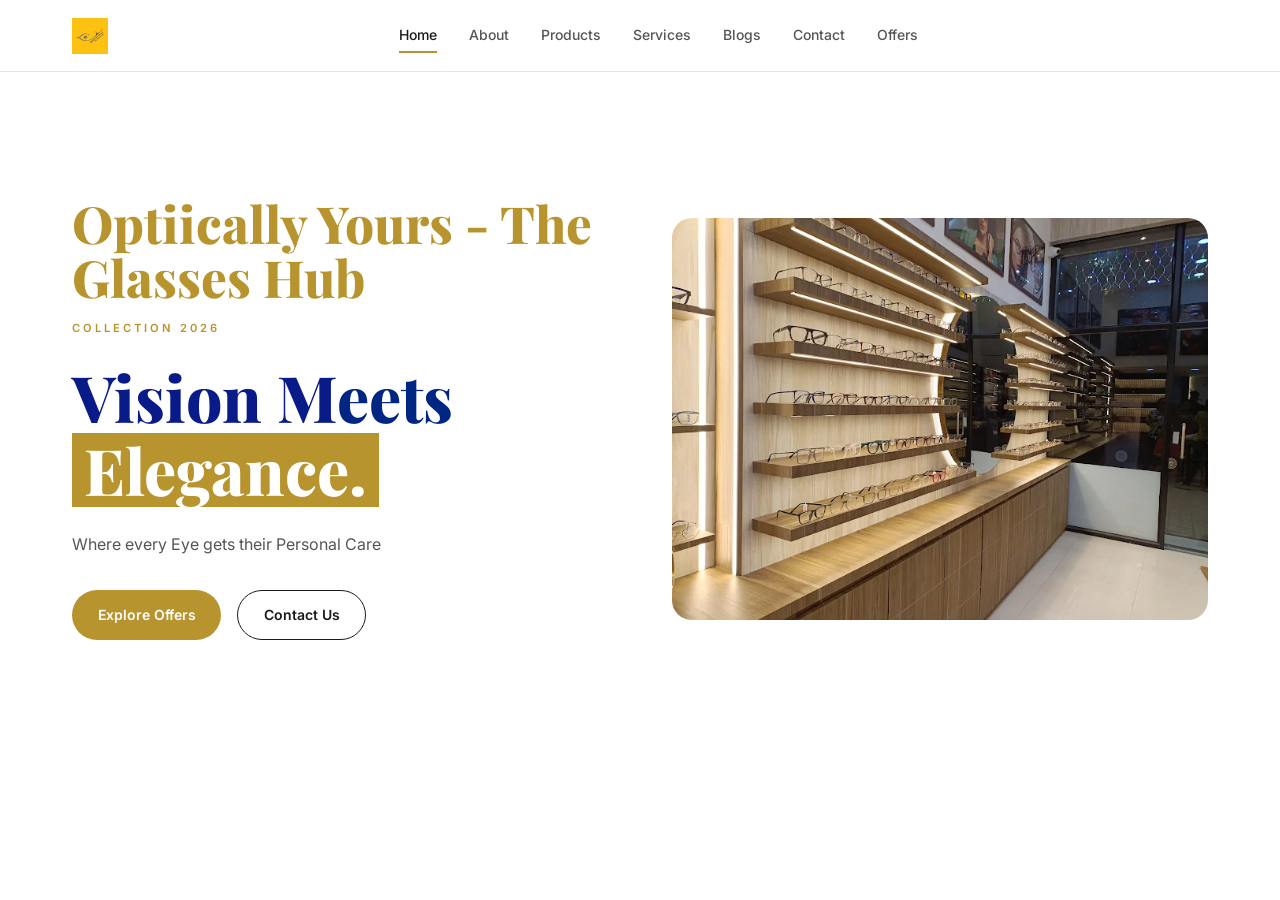
<file: index.html>
<!DOCTYPE html>
<html lang="en">
<head>
  <meta charset="UTF-8">
  <meta name="viewport" content="width=device-width, initial-scale=1.0">
  <meta name="description" content="Optiically Your's — Curating the world's most exquisite eyewear. Precision medical care wrapped in high-fashion aesthetics.">
  <title>Optiically Your's | Vision Meets Elegance</title>
  <link rel="stylesheet" href="css/styles.css">
</head>
<body>

  <!-- ======== NAVIGATION ======== -->
  <nav class="navbar">
    <div class="container">
      <a href="index.html" class="nav-logo"><img src="images/logo.png?v=1" alt="Optiically Your's"></a>
      <div class="nav-links">
        <a href="index.html" class="active">Home</a>
        <a href="about.html">About</a>
        <a href="products.html">Products</a>
        <a href="services.html">Services</a>
        <a href="blogs.html">Blogs</a>
        <a href="contact.html">Contact</a>
        <a href="offers.html">Offers</a>
      </div>
      <div class="nav-actions">
        <div class="nav-toggle">
          <span></span><span></span><span></span>
        </div>
      </div>
    </div>
  </nav>

  <!-- ======== HERO ======== -->
  <section class="hero">
    <div class="container">
      <div class="hero-content fade-in-left">
        <p style="font-family: var(--font-serif); font-weight: 800; font-size: clamp(2.4rem, 4vw, 3.4rem); line-height: 1.05; color: var(--gold); margin-bottom: var(--space-md);">Optiically Yours - The Glasses Hub</p>
        <p class="hero-label">Collection 2026</p>
        <h1 class="hero-title">
          <span style="color: #1a1a1a;">Vision M<span style="color: #002683;">eets</span></span><br>
          <span class="highlight">Elegance.</span>
        </h1>
        <p class="hero-description">
          Where every Eye gets their Personal Care
        </p>
        <div class="hero-buttons">
          <a href="offers.html" class="btn btn-primary">Explore Offers</a>
          <a href="contact.html" class="btn btn-outline">Contact Us</a>
        </div>
      </div>
      <div class="hero-visual fade-in-right">
        <div class="hero-image hero-slideshow">
          <img src="images/hero.png?v=1" alt="Optiically Your's store interior" class="hero-slide is-active">
          <img src="images/hero2.png?v=2" alt="Optiically Your's Drishti Ratna award recognition" class="hero-slide">
          <img src="images/hero3.png?v=1" alt="Optiically Your's Drishti Ratna Certificate of Honour from Bonzer Lenses" class="hero-slide">
        </div>
      </div>
    </div>
  </section>

  <!-- ======== FOOTER ======== -->
  <script src="js/main.js"></script>
  <script src="js/admin-edit.js"></script>
  <style>
    .hero-slideshow { position: relative; }
    .hero-slideshow .hero-slide {
      position: absolute;
      inset: 0;
      width: 100%;
      height: 100%;
      object-fit: cover;
      opacity: 0;
      transition: opacity 1s var(--ease);
    }
    .hero-slideshow .hero-slide.is-active { opacity: 1; }
  </style>
  <script>
    (function () {
      const slides = document.querySelectorAll('.hero-slideshow .hero-slide');
      if (slides.length < 2) return;
      let i = 0;
      setInterval(function () {
        slides[i].classList.remove('is-active');
        i = (i + 1) % slides.length;
        slides[i].classList.add('is-active');
      }, 3500);
    })();
  </script>
</body>
</html>

<style id="__om-edit-overrides">
:is(h1,h2,h3,h4,h5,h6) >span:nth-child(1) { color: rgb(0, 36, 126) !important }
:is(h1,h2,h3,h4,h5,h6) >span:nth-child(1) { color: rgb(0, 17, 126) !important }
:is(h1,h2,h3,h4,h5,h6) >span:nth-child(1) { color: rgb(0, 15, 111) !important }
:is(h1,h2,h3,h4,h5,h6) >span:nth-child(1) { color: rgb(9, 26, 137) !important }
</style>
</file>
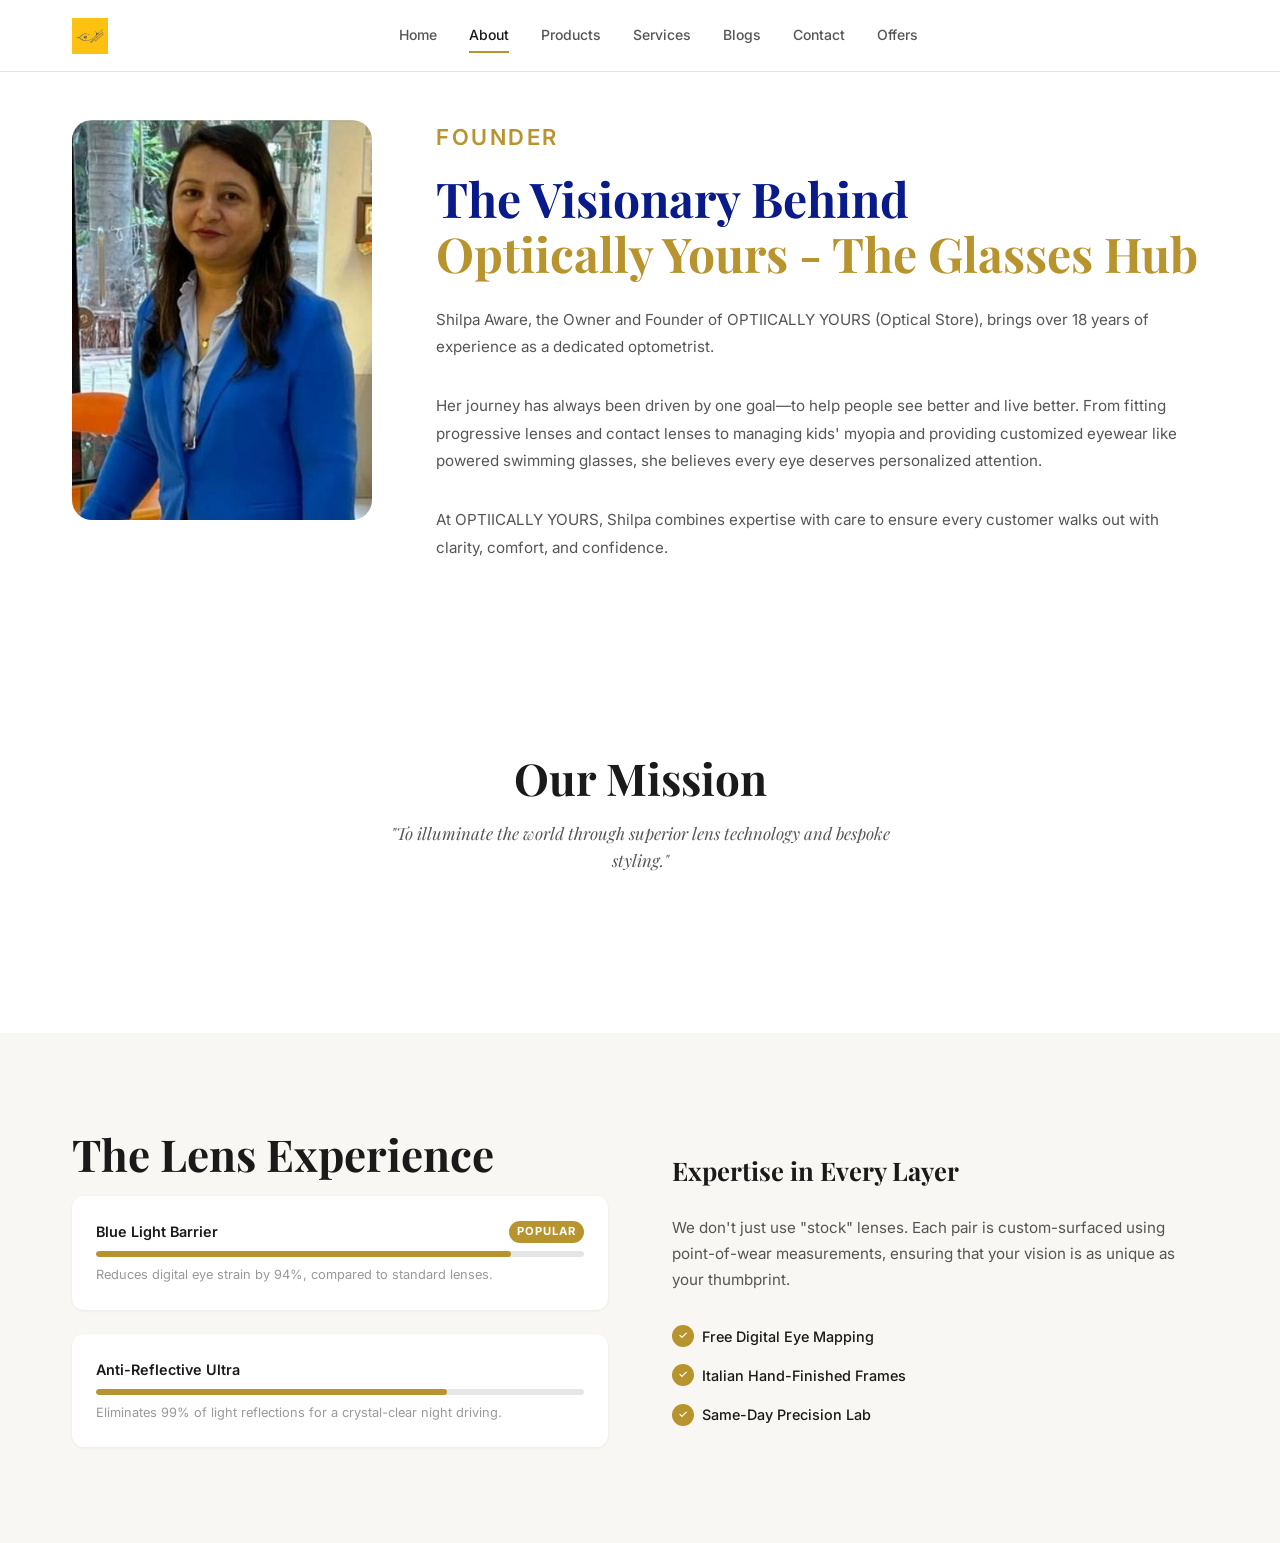
<file: about.html>
<!DOCTYPE html>
<html lang="en">
<head>
  <meta charset="UTF-8">
  <meta name="viewport" content="width=device-width, initial-scale=1.0">
  <meta name="description" content="About Optiically Your's — Meet Dr. Julian Thorne, founder & director. Discover our mission of clinical accuracy, aesthetic curation, and lifetime care.">
  <title>About | Optiically Your's</title>
  <link rel="stylesheet" href="css/styles.css">
</head>
<body>

  <!-- ======== NAVIGATION ======== -->
  <nav class="navbar">
    <div class="container">
      <a href="index.html" class="nav-logo"><img src="images/logo.png?v=1" alt="Optiically Your's"></a>
      <div class="nav-links">
        <a href="index.html">Home</a>
        <a href="about.html" class="active">About</a>
        <a href="products.html">Products</a>
        <a href="services.html">Services</a>
        <a href="blogs.html">Blogs</a>
        <a href="contact.html">Contact</a>
        <a href="offers.html">Offers</a>
      </div>
      <div class="nav-actions">
        <div class="nav-toggle">
          <span></span><span></span><span></span>
        </div>
      </div>
    </div>
  </nav>

  <!-- ======== FOUNDER SECTION ======== -->
  <section class="founder-section">
    <div class="container">
      <div class="founder-image fade-in-left">
        <img src="images/founder.jpg?v=1" alt="Founder &amp; Director" style="width:100%;height:100%;object-fit:cover;object-position:center top;">
      </div>
      <div class="founder-content fade-in-right">
        <p class="section-label" style="width: 77px; font-size: 22px">FOUNDER</p>
        <h1 class="founder-name" style="color: rgb(9, 26, 137);">
          The Visionary Behind<br>
          <span class="gold">Optiically Yours - The Glasses Hub</span>
        </h1>
        <p class="founder-bio">
          Shilpa Aware, the Owner and Founder of OPTIICALLY YOURS (Optical Store), brings over 18 years of experience as a dedicated optometrist.
        </p>
        <p class="founder-bio">
          Her journey has always been driven by one goal—to help people see better and live better. From fitting progressive lenses and contact lenses to managing kids' myopia and providing customized eyewear like powered swimming glasses, she believes every eye deserves personalized attention.
        </p>
        <p class="founder-bio">
          At OPTIICALLY YOURS, Shilpa combines expertise with care to ensure every customer walks out with clarity, comfort, and confidence.
        </p>

      </div>
    </div>
  </section>

  <!-- ======== MISSION ======== -->
  <section class="section mission-section">
    <div class="container">
      <h2 class="section-title fade-in">Our Mission</h2>
      <p class="mission-quote fade-in">
        "To illuminate the world through superior lens technology and bespoke styling."
      </p>
    </div>
  </section>

  <!-- ======== LENS EXPERIENCE ======== -->
  <section class="section lens-experience">
    <div class="container">
      <div class="fade-in-left">
        <h3 class="section-title">The Lens Experience</h3>
        <div class="lens-bars">
          <div class="lens-bar">
            <div class="bar-header">
              <span class="bar-name">Blue Light Barrier</span>
              <span class="bar-tag">Popular</span>
            </div>
            <div class="bar-track">
              <div class="bar-fill" data-width="85%" style="width: 0;"></div>
            </div>
            <p class="bar-description">Reduces digital eye strain by 94%, compared to standard lenses.</p>
          </div>
          <div class="lens-bar">
            <div class="bar-header">
              <span class="bar-name">Anti-Reflective Ultra</span>
            </div>
            <div class="bar-track">
              <div class="bar-fill" data-width="72%" style="width: 0;"></div>
            </div>
            <p class="bar-description">Eliminates 99% of light reflections for a crystal-clear night driving.</p>
          </div>
        </div>
      </div>
      <div class="expertise-content fade-in-right">
        <h3>Expertise in Every Layer</h3>
        <p>
          We don't just use "stock" lenses. Each pair is custom-surfaced using point-of-wear measurements, ensuring that your vision is as unique as your thumbprint.
        </p>
        <ul class="expertise-list">
          <li><span class="check">✓</span> Free Digital Eye Mapping</li>
          <li><span class="check">✓</span> Italian Hand-Finished Frames</li>
          <li><span class="check">✓</span> Same-Day Precision Lab</li>
        </ul>
      </div>
    </div>
  </section>

  <script src="js/main.js"></script>
  <script src="js/admin-edit.js"></script>
</body>
</html>
</file>
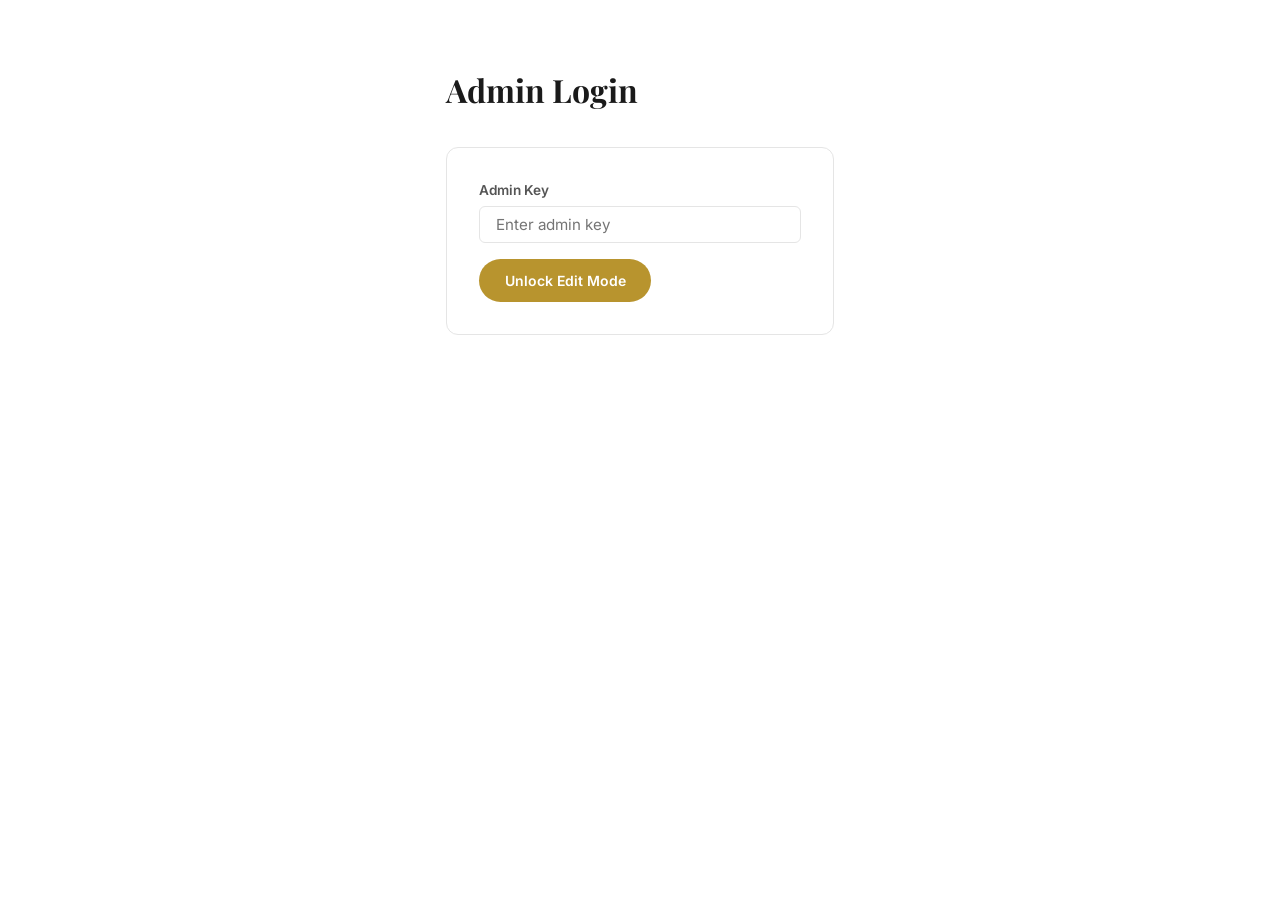
<file: admin.html>
<!DOCTYPE html>
<html lang="en">
<head>
  <meta charset="UTF-8">
  <meta name="viewport" content="width=device-width, initial-scale=1.0">
  <meta name="robots" content="noindex, nofollow">
  <title>Admin | Optiically Your's</title>
  <link rel="stylesheet" href="css/styles.css">
  <style>
    .admin-wrap { max-width: 420px; margin: 0 auto; padding: var(--space-3xl) var(--space-md); }
    .admin-card { background: var(--white); border: 1px solid var(--gray-200); border-radius: var(--radius-md); padding: var(--space-xl); }
    .admin-field { margin-bottom: var(--space-md); }
    .admin-field label { display: block; font-size: 0.85rem; font-weight: 600; color: var(--gray-600); margin-bottom: var(--space-xs); }
    .admin-field input {
      width: 100%; padding: var(--space-sm) var(--space-md); border: 1px solid var(--gray-200);
      border-radius: var(--radius-sm); font-family: var(--font-sans); font-size: 0.95rem; box-sizing: border-box;
    }
    .admin-status { margin-top: var(--space-md); font-size: 0.9rem; }
    .admin-status.error { color: var(--red); }
  </style>
</head>
<body>

  <div class="admin-wrap">
    <h1 style="font-family: var(--font-serif); margin-bottom: var(--space-xl);">Admin Login</h1>
    <div class="admin-card">
      <div class="admin-field">
        <label for="admin-key-input">Admin Key</label>
        <input type="password" id="admin-key-input" placeholder="Enter admin key">
      </div>
      <button class="btn btn-primary" id="login-btn">Unlock Edit Mode</button>
      <p class="admin-status error" id="login-error" style="display:none;"></p>
    </div>
  </div>

  <script>
    const ADMIN_KEY = '181275';
    const loginError = document.getElementById('login-error');

    document.getElementById('login-btn').addEventListener('click', () => {
      const key = document.getElementById('admin-key-input').value.trim();
      if (!key) return;
      if (key !== ADMIN_KEY) {
        loginError.textContent = 'Incorrect admin key.';
        loginError.style.display = 'block';
        return;
      }
      localStorage.setItem('adminKey', key);
      location.href = 'index.html';
    });
  </script>
</body>
</html>
</file>
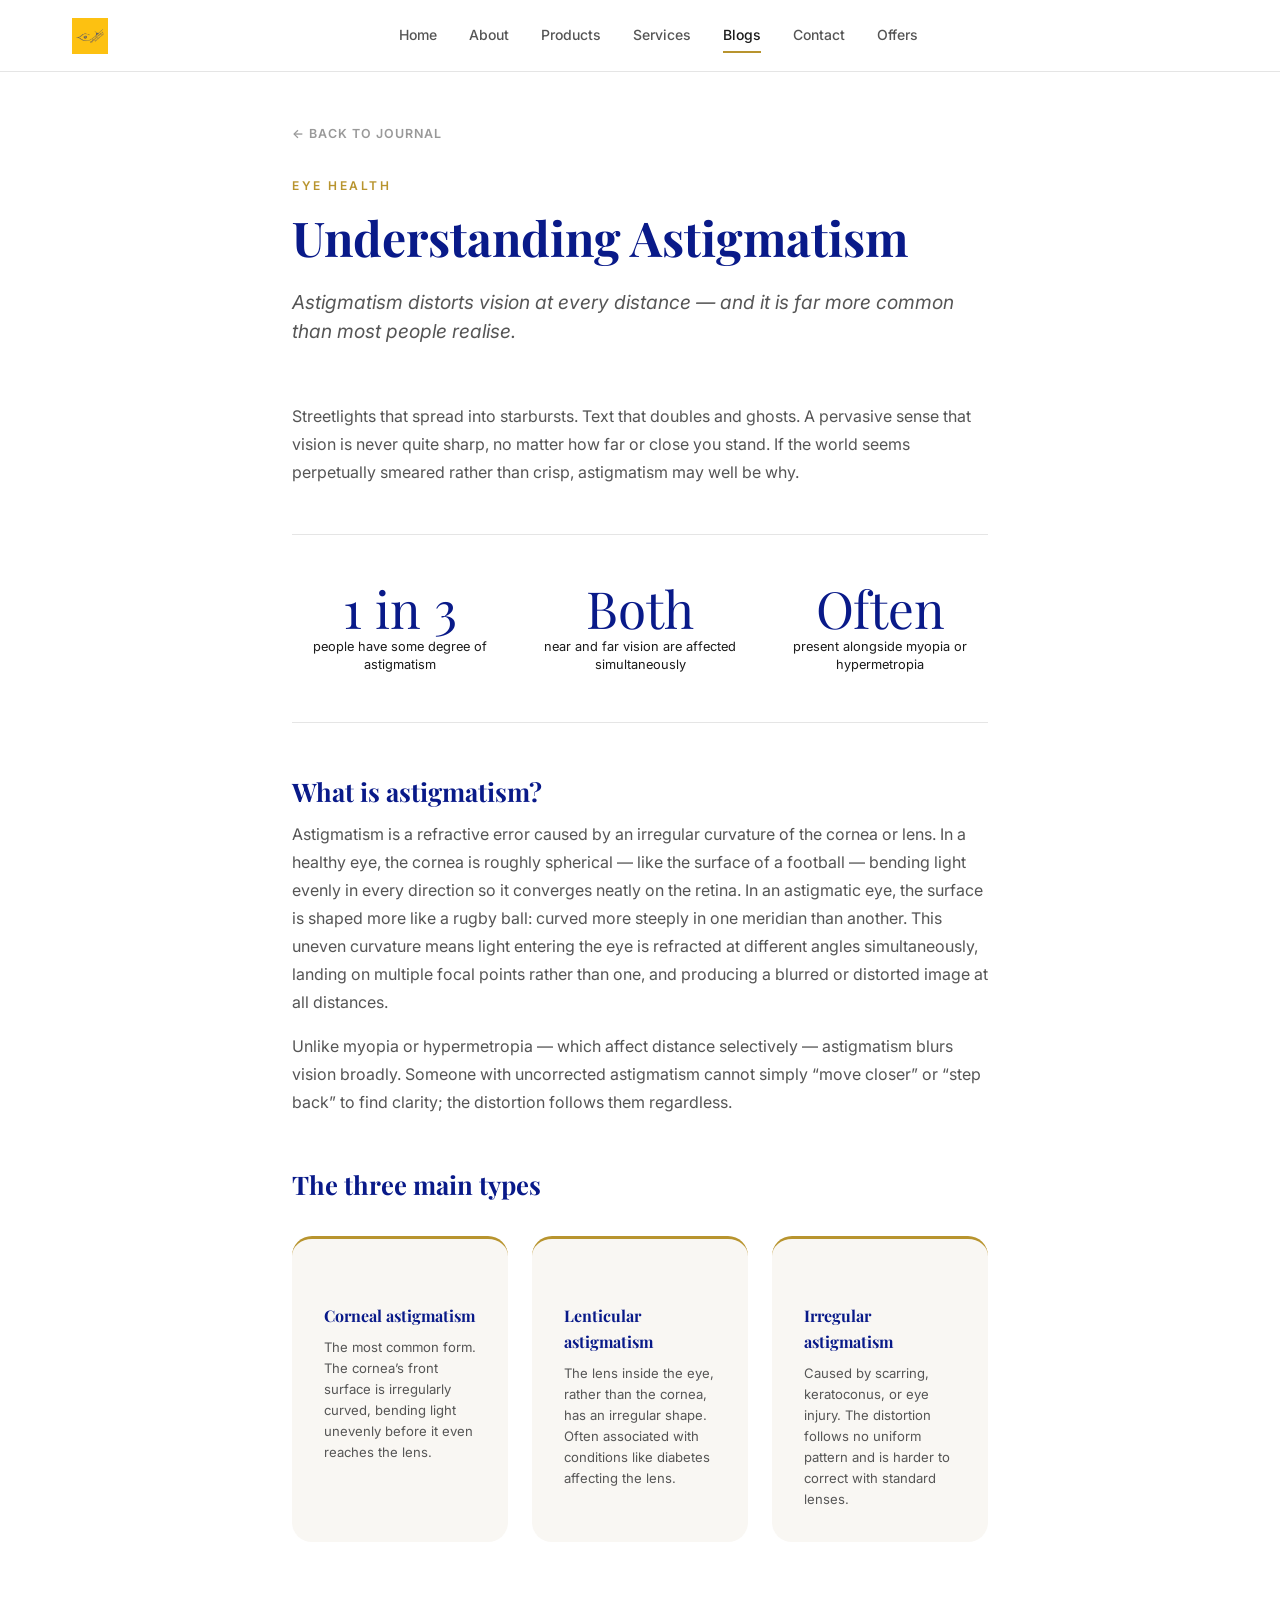
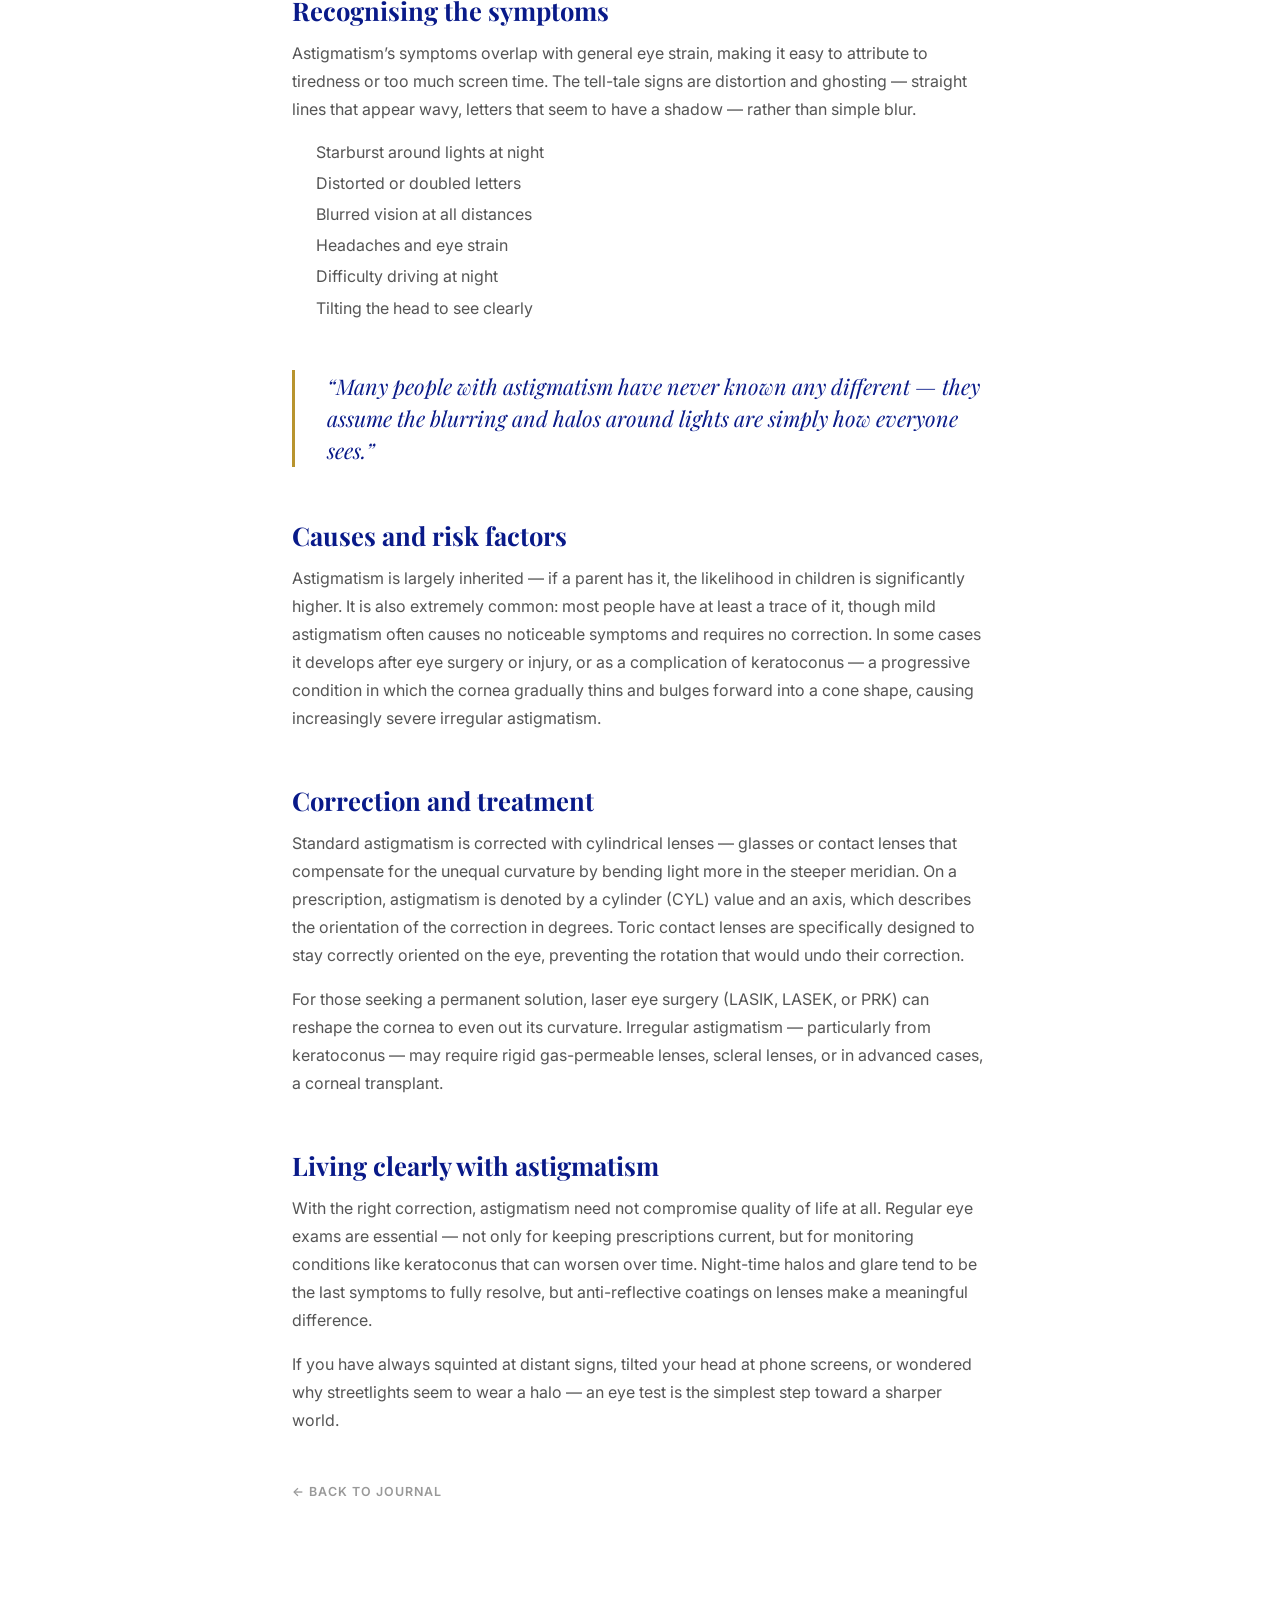
<file: blog-astigmatism.html>
<!DOCTYPE html>
<html lang="en">
<head>
  <meta charset="UTF-8">
  <meta name="viewport" content="width=device-width, initial-scale=1.0">
  <meta name="description" content="Understanding Astigmatism — what causes distorted vision at every distance, from Optiically Your's.">
  <title>Understanding Astigmatism | Optiically Your's</title>
  <link rel="stylesheet" href="css/styles.css">
</head>
<body>

  <nav class="navbar">
    <div class="container">
      <a href="index.html" class="nav-logo"><img src="images/logo.png?v=1" alt="Optiically Your's"></a>
      <div class="nav-links">
        <a href="index.html">Home</a>
        <a href="about.html">About</a>
        <a href="products.html">Products</a>
        <a href="services.html">Services</a>
        <a href="blogs.html" class="active">Blogs</a>
        <a href="contact.html">Contact</a>
        <a href="offers.html">Offers</a>
      </div>
      <div class="nav-actions">
        <div class="nav-toggle">
          <span></span><span></span><span></span>
        </div>
      </div>
    </div>
  </nav>

  <!-- ======== ARTICLE HERO ======== -->
  <section class="article-hero">
    <div class="container">
      <a href="blogs.html" class="article-back fade-in">← Back to Journal</a>
      <p class="section-label fade-in">Eye Health</p>
      <h1 class="article-title fade-in">Understanding Astigmatism</h1>
      <p class="article-dek fade-in">Astigmatism distorts vision at every distance — and it is far more common than most people realise.</p>
    </div>
  </section>

  <!-- ======== ARTICLE BODY ======== -->
  <section class="article-body section">
    <div class="container">
      <div class="article-prose fade-in">
        <p class="article-lede">Streetlights that spread into starbursts. Text that doubles and ghosts. A pervasive sense that vision is never quite sharp, no matter how far or close you stand. If the world seems perpetually smeared rather than crisp, astigmatism may well be why.</p>

        <div class="article-stats">
          <div class="stat">
            <div class="stat-num">1 in 3</div>
            <div class="stat-cap">people have some degree of astigmatism</div>
          </div>
          <div class="stat">
            <div class="stat-num">Both</div>
            <div class="stat-cap">near and far vision are affected simultaneously</div>
          </div>
          <div class="stat">
            <div class="stat-num">Often</div>
            <div class="stat-cap">present alongside myopia or hypermetropia</div>
          </div>
        </div>

        <h2>What is astigmatism?</h2>
        <p>Astigmatism is a refractive error caused by an irregular curvature of the cornea or lens. In a healthy eye, the cornea is roughly spherical — like the surface of a football — bending light evenly in every direction so it converges neatly on the retina. In an astigmatic eye, the surface is shaped more like a rugby ball: curved more steeply in one meridian than another. This uneven curvature means light entering the eye is refracted at different angles simultaneously, landing on multiple focal points rather than one, and producing a blurred or distorted image at all distances.</p>
        <p>Unlike myopia or hypermetropia — which affect distance selectively — astigmatism blurs vision broadly. Someone with uncorrected astigmatism cannot simply “move closer” or “step back” to find clarity; the distortion follows them regardless.</p>

        <h2>The three main types</h2>
        <div class="article-types">
          <div class="article-type-card">
            <h3>Corneal astigmatism</h3>
            <p>The most common form. The cornea’s front surface is irregularly curved, bending light unevenly before it even reaches the lens.</p>
          </div>
          <div class="article-type-card">
            <h3>Lenticular astigmatism</h3>
            <p>The lens inside the eye, rather than the cornea, has an irregular shape. Often associated with conditions like diabetes affecting the lens.</p>
          </div>
          <div class="article-type-card">
            <h3>Irregular astigmatism</h3>
            <p>Caused by scarring, keratoconus, or eye injury. The distortion follows no uniform pattern and is harder to correct with standard lenses.</p>
          </div>
        </div>

        <h2>Recognising the symptoms</h2>
        <p>Astigmatism’s symptoms overlap with general eye strain, making it easy to attribute to tiredness or too much screen time. The tell-tale signs are distortion and ghosting — straight lines that appear wavy, letters that seem to have a shadow — rather than simple blur.</p>
        <ul>
          <li>Starburst around lights at night</li>
          <li>Distorted or doubled letters</li>
          <li>Blurred vision at all distances</li>
          <li>Headaches and eye strain</li>
          <li>Difficulty driving at night</li>
          <li>Tilting the head to see clearly</li>
        </ul>
        <blockquote class="article-quote">&ldquo;Many people with astigmatism have never known any different — they assume the blurring and halos around lights are simply how everyone sees.&rdquo;</blockquote>

        <h2>Causes and risk factors</h2>
        <p>Astigmatism is largely inherited — if a parent has it, the likelihood in children is significantly higher. It is also extremely common: most people have at least a trace of it, though mild astigmatism often causes no noticeable symptoms and requires no correction. In some cases it develops after eye surgery or injury, or as a complication of keratoconus — a progressive condition in which the cornea gradually thins and bulges forward into a cone shape, causing increasingly severe irregular astigmatism.</p>

        <h2>Correction and treatment</h2>
        <p>Standard astigmatism is corrected with cylindrical lenses — glasses or contact lenses that compensate for the unequal curvature by bending light more in the steeper meridian. On a prescription, astigmatism is denoted by a cylinder (CYL) value and an axis, which describes the orientation of the correction in degrees. Toric contact lenses are specifically designed to stay correctly oriented on the eye, preventing the rotation that would undo their correction.</p>
        <p>For those seeking a permanent solution, laser eye surgery (LASIK, LASEK, or PRK) can reshape the cornea to even out its curvature. Irregular astigmatism — particularly from keratoconus — may require rigid gas-permeable lenses, scleral lenses, or in advanced cases, a corneal transplant.</p>

        <h2>Living clearly with astigmatism</h2>
        <p>With the right correction, astigmatism need not compromise quality of life at all. Regular eye exams are essential — not only for keeping prescriptions current, but for monitoring conditions like keratoconus that can worsen over time. Night-time halos and glare tend to be the last symptoms to fully resolve, but anti-reflective coatings on lenses make a meaningful difference.</p>
        <p>If you have always squinted at distant signs, tilted your head at phone screens, or wondered why streetlights seem to wear a halo — an eye test is the simplest step toward a sharper world.</p>

        <a href="blogs.html" class="article-back" style="margin-top: var(--space-xl);">← Back to Journal</a>
      </div>
    </div>
  </section>

  <script src="js/main.js"></script>
  <script src="js/admin-edit.js"></script>
</body>
</html>
</file>
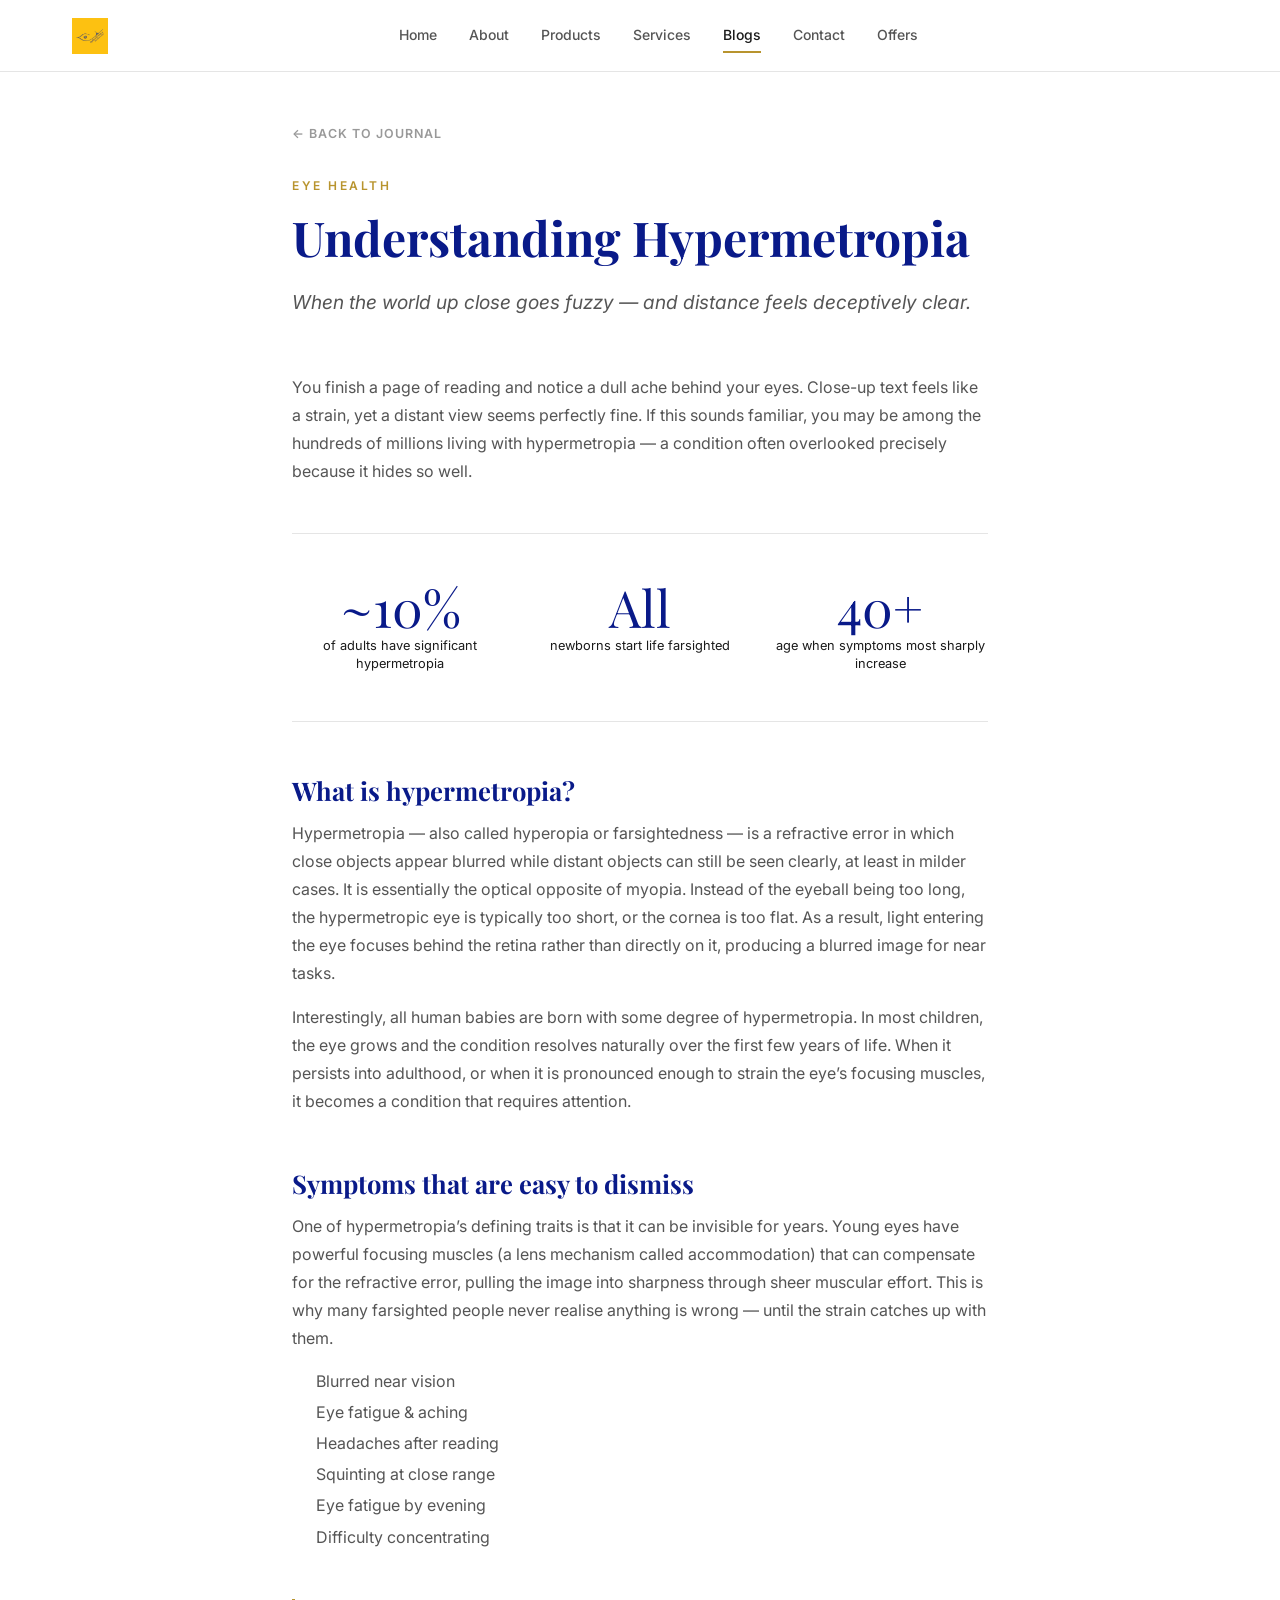
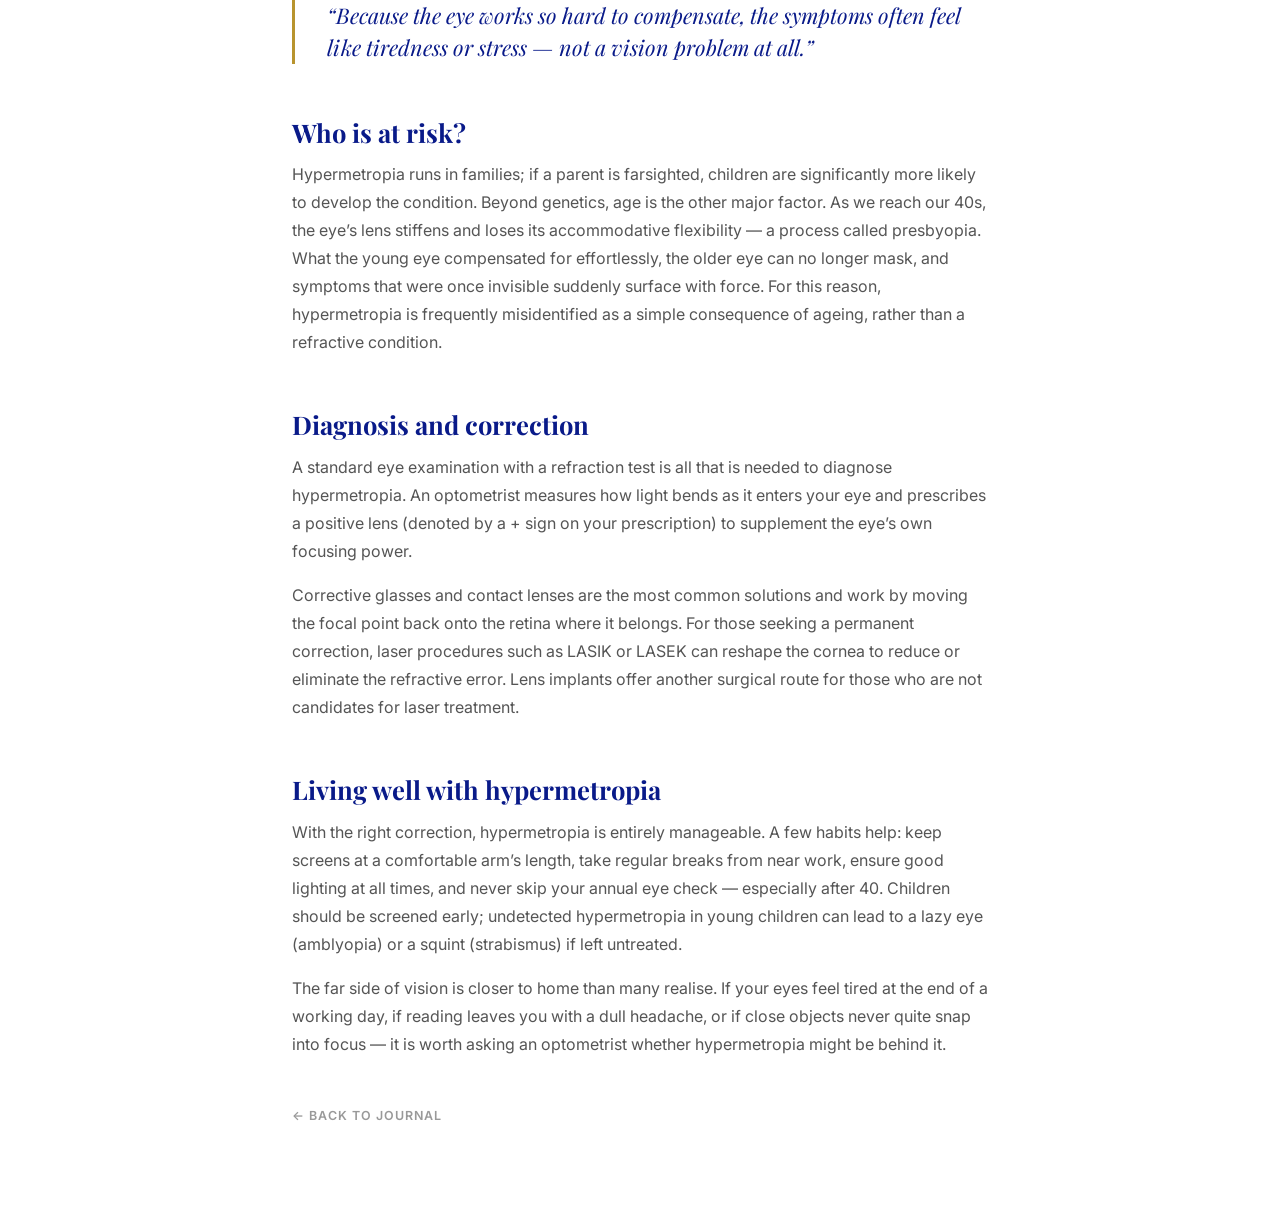
<file: blog-hyperopia.html>
<!DOCTYPE html>
<html lang="en">
<head>
  <meta charset="UTF-8">
  <meta name="viewport" content="width=device-width, initial-scale=1.0">
  <meta name="description" content="Understanding Hypermetropia — when the world up close goes fuzzy, from Optiically Your's.">
  <title>Understanding Hypermetropia | Optiically Your's</title>
  <link rel="stylesheet" href="css/styles.css">
</head>
<body>

  <nav class="navbar">
    <div class="container">
      <a href="index.html" class="nav-logo"><img src="images/logo.png?v=1" alt="Optiically Your's"></a>
      <div class="nav-links">
        <a href="index.html">Home</a>
        <a href="about.html">About</a>
        <a href="products.html">Products</a>
        <a href="services.html">Services</a>
        <a href="blogs.html" class="active">Blogs</a>
        <a href="contact.html">Contact</a>
        <a href="offers.html">Offers</a>
      </div>
      <div class="nav-actions">
        <div class="nav-toggle">
          <span></span><span></span><span></span>
        </div>
      </div>
    </div>
  </nav>

  <!-- ======== ARTICLE HERO ======== -->
  <section class="article-hero">
    <div class="container">
      <a href="blogs.html" class="article-back fade-in">← Back to Journal</a>
      <p class="section-label fade-in">Eye Health</p>
      <h1 class="article-title fade-in">Understanding Hypermetropia</h1>
      <p class="article-dek fade-in">When the world up close goes fuzzy — and distance feels deceptively clear.</p>
    </div>
  </section>

  <!-- ======== ARTICLE BODY ======== -->
  <section class="article-body section">
    <div class="container">
      <div class="article-prose fade-in">
        <p class="article-lede">You finish a page of reading and notice a dull ache behind your eyes. Close-up text feels like a strain, yet a distant view seems perfectly fine. If this sounds familiar, you may be among the hundreds of millions living with hypermetropia — a condition often overlooked precisely because it hides so well.</p>

        <div class="article-stats">
          <div class="stat">
            <div class="stat-num">~10%</div>
            <div class="stat-cap">of adults have significant hypermetropia</div>
          </div>
          <div class="stat">
            <div class="stat-num">All</div>
            <div class="stat-cap">newborns start life farsighted</div>
          </div>
          <div class="stat">
            <div class="stat-num">40+</div>
            <div class="stat-cap">age when symptoms most sharply increase</div>
          </div>
        </div>

        <h2>What is hypermetropia?</h2>
        <p>Hypermetropia — also called hyperopia or farsightedness — is a refractive error in which close objects appear blurred while distant objects can still be seen clearly, at least in milder cases. It is essentially the optical opposite of myopia. Instead of the eyeball being too long, the hypermetropic eye is typically too short, or the cornea is too flat. As a result, light entering the eye focuses behind the retina rather than directly on it, producing a blurred image for near tasks.</p>
        <p>Interestingly, all human babies are born with some degree of hypermetropia. In most children, the eye grows and the condition resolves naturally over the first few years of life. When it persists into adulthood, or when it is pronounced enough to strain the eye’s focusing muscles, it becomes a condition that requires attention.</p>

        <h2>Symptoms that are easy to dismiss</h2>
        <p>One of hypermetropia’s defining traits is that it can be invisible for years. Young eyes have powerful focusing muscles (a lens mechanism called accommodation) that can compensate for the refractive error, pulling the image into sharpness through sheer muscular effort. This is why many farsighted people never realise anything is wrong — until the strain catches up with them.</p>
        <ul>
          <li>Blurred near vision</li>
          <li>Eye fatigue &amp; aching</li>
          <li>Headaches after reading</li>
          <li>Squinting at close range</li>
          <li>Eye fatigue by evening</li>
          <li>Difficulty concentrating</li>
        </ul>
        <blockquote class="article-quote">&ldquo;Because the eye works so hard to compensate, the symptoms often feel like tiredness or stress — not a vision problem at all.&rdquo;</blockquote>

        <h2>Who is at risk?</h2>
        <p>Hypermetropia runs in families; if a parent is farsighted, children are significantly more likely to develop the condition. Beyond genetics, age is the other major factor. As we reach our 40s, the eye’s lens stiffens and loses its accommodative flexibility — a process called presbyopia. What the young eye compensated for effortlessly, the older eye can no longer mask, and symptoms that were once invisible suddenly surface with force. For this reason, hypermetropia is frequently misidentified as a simple consequence of ageing, rather than a refractive condition.</p>

        <h2>Diagnosis and correction</h2>
        <p>A standard eye examination with a refraction test is all that is needed to diagnose hypermetropia. An optometrist measures how light bends as it enters your eye and prescribes a positive lens (denoted by a + sign on your prescription) to supplement the eye’s own focusing power.</p>
        <p>Corrective glasses and contact lenses are the most common solutions and work by moving the focal point back onto the retina where it belongs. For those seeking a permanent correction, laser procedures such as LASIK or LASEK can reshape the cornea to reduce or eliminate the refractive error. Lens implants offer another surgical route for those who are not candidates for laser treatment.</p>

        <h2>Living well with hypermetropia</h2>
        <p>With the right correction, hypermetropia is entirely manageable. A few habits help: keep screens at a comfortable arm’s length, take regular breaks from near work, ensure good lighting at all times, and never skip your annual eye check — especially after 40. Children should be screened early; undetected hypermetropia in young children can lead to a lazy eye (amblyopia) or a squint (strabismus) if left untreated.</p>
        <p>The far side of vision is closer to home than many realise. If your eyes feel tired at the end of a working day, if reading leaves you with a dull headache, or if close objects never quite snap into focus — it is worth asking an optometrist whether hypermetropia might be behind it.</p>

        <a href="blogs.html" class="article-back" style="margin-top: var(--space-xl);">← Back to Journal</a>
      </div>
    </div>
  </section>

  <script src="js/main.js"></script>
  <script src="js/admin-edit.js"></script>
</body>
</html>
</file>
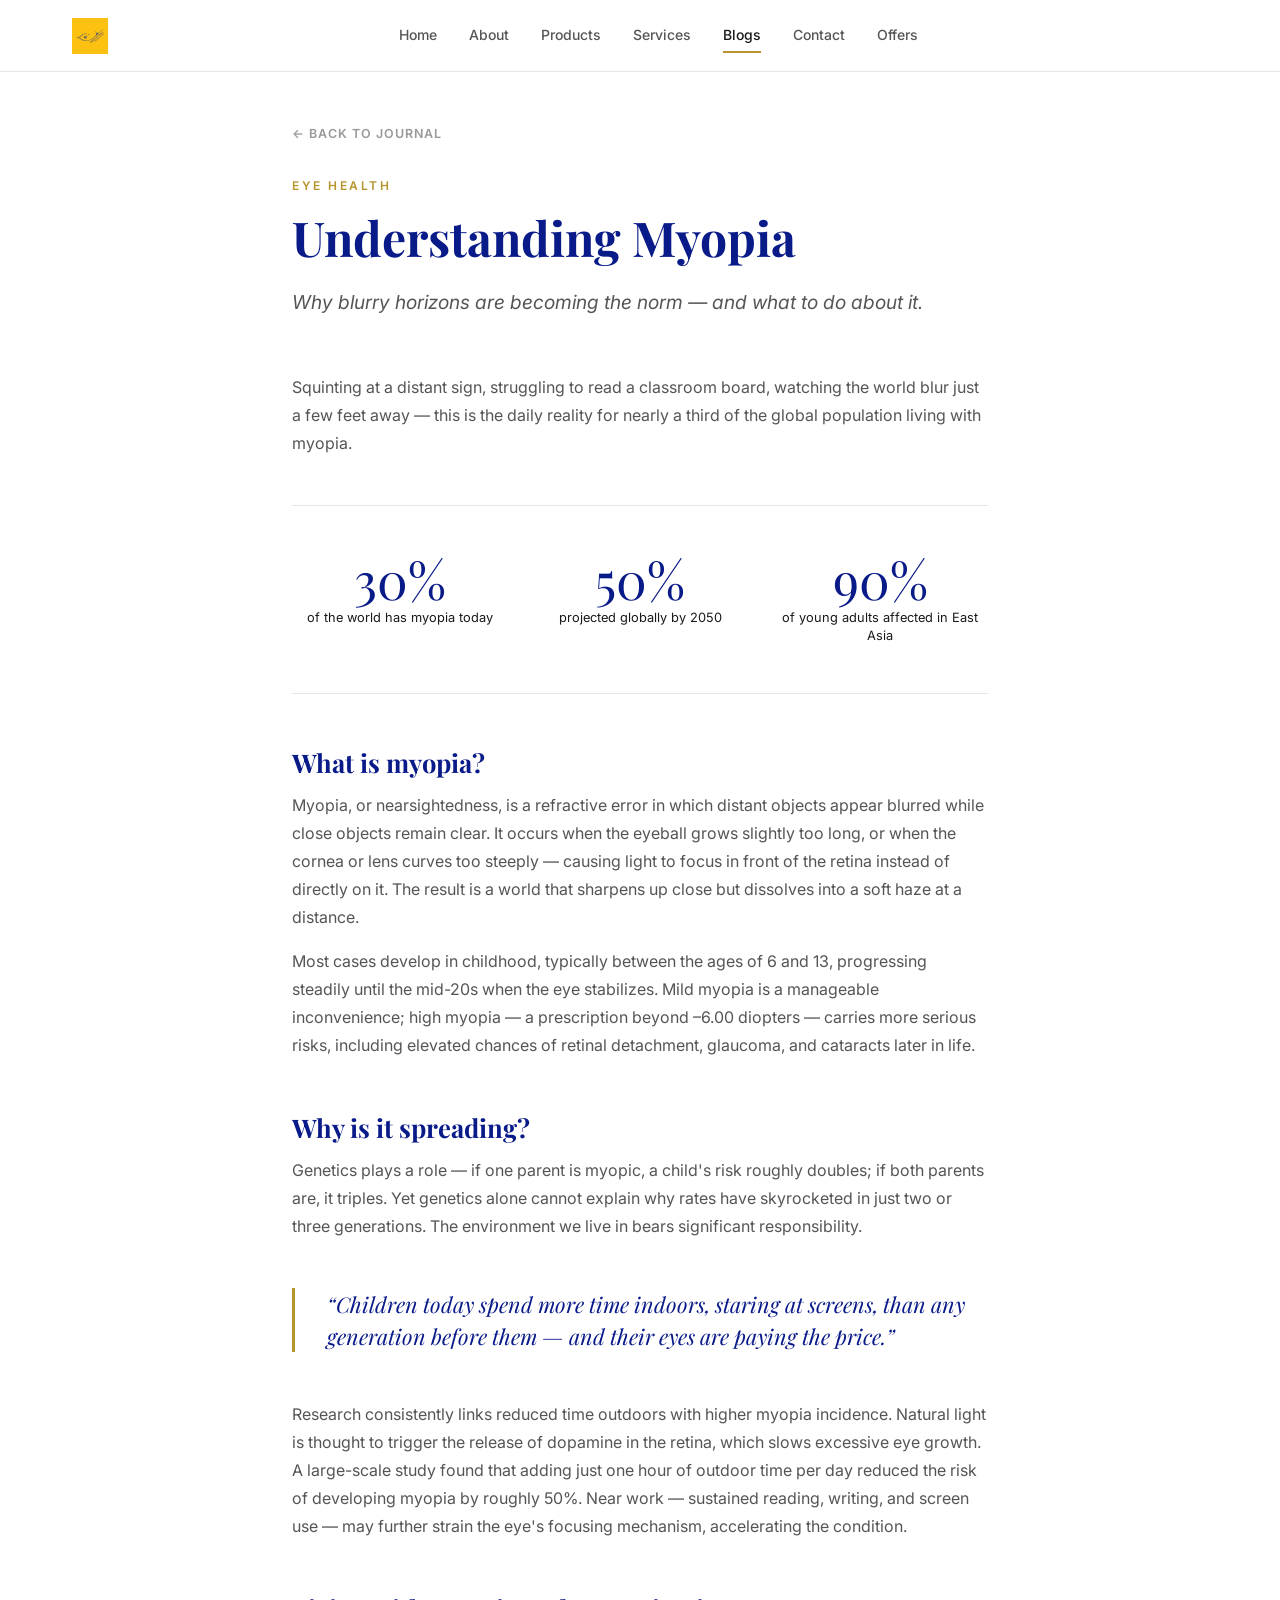
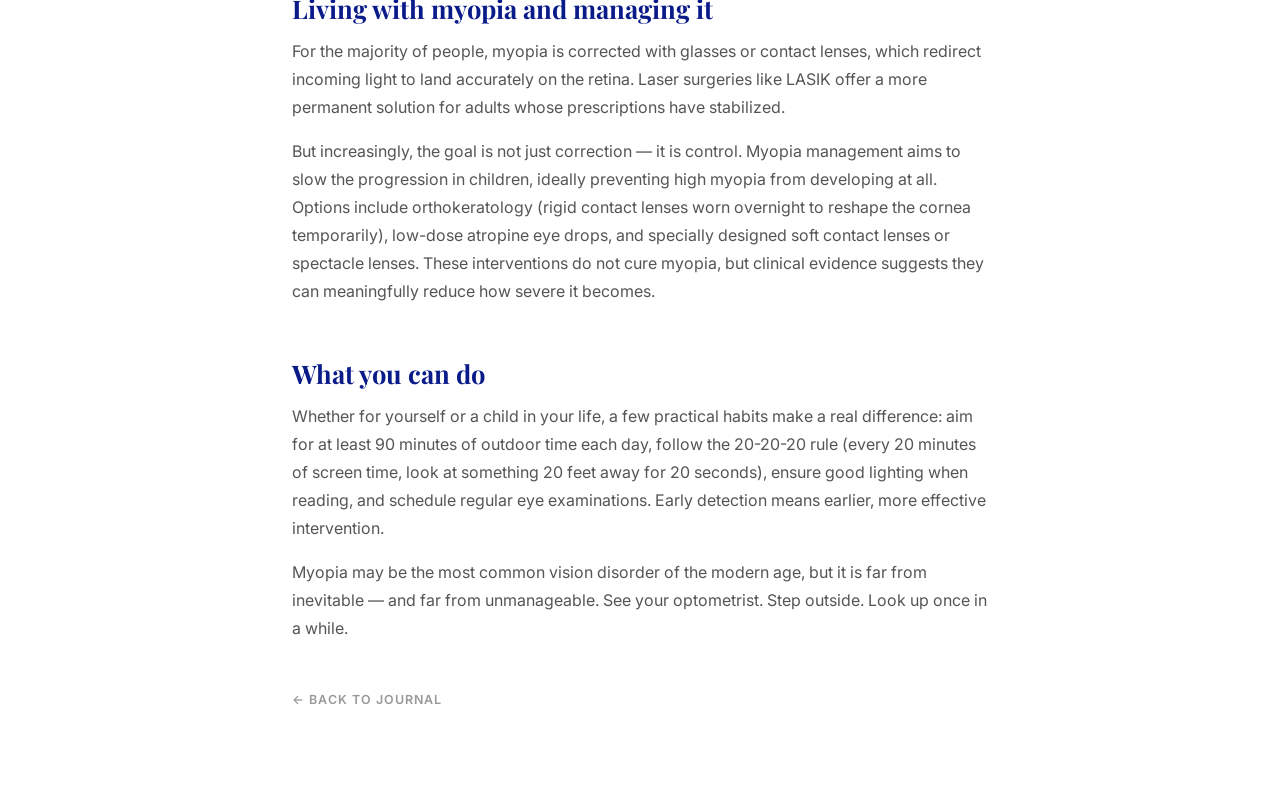
<file: blog-myopia.html>
<!DOCTYPE html>
<html lang="en">
<head>
  <meta charset="UTF-8">
  <meta name="viewport" content="width=device-width, initial-scale=1.0">
  <meta name="description" content="Understanding Myopia — why nearsightedness is spreading and how to manage it, from Optiically Your's.">
  <title>Understanding Myopia | Optiically Your's</title>
  <link rel="stylesheet" href="css/styles.css">
</head>
<body>

  <nav class="navbar">
    <div class="container">
      <a href="index.html" class="nav-logo"><img src="images/logo.png?v=1" alt="Optiically Your's"></a>
      <div class="nav-links">
        <a href="index.html">Home</a>
        <a href="about.html">About</a>
        <a href="products.html">Products</a>
        <a href="services.html">Services</a>
        <a href="blogs.html" class="active">Blogs</a>
        <a href="contact.html">Contact</a>
        <a href="offers.html">Offers</a>
      </div>
      <div class="nav-actions">
        <div class="nav-toggle">
          <span></span><span></span><span></span>
        </div>
      </div>
    </div>
  </nav>

  <!-- ======== ARTICLE HERO ======== -->
  <section class="article-hero">
    <div class="container">
      <a href="blogs.html" class="article-back fade-in">← Back to Journal</a>
      <p class="section-label fade-in">Eye Health</p>
      <h1 class="article-title fade-in">Understanding Myopia</h1>
      <p class="article-dek fade-in">Why blurry horizons are becoming the norm — and what to do about it.</p>

    </div>
  </section>

  <!-- ======== ARTICLE BODY ======== -->
  <section class="article-body section">
    <div class="container">
      <div class="article-prose fade-in">
        <p class="article-lede">Squinting at a distant sign, struggling to read a classroom board, watching the world blur just a few feet away — this is the daily reality for nearly a third of the global population living with myopia.</p>

        <div class="article-stats">
          <div class="stat">
            <div class="stat-num">30%</div>
            <div class="stat-cap">of the world has myopia today</div>
          </div>
          <div class="stat">
            <div class="stat-num">50%</div>
            <div class="stat-cap">projected globally by 2050</div>
          </div>
          <div class="stat">
            <div class="stat-num">90%</div>
            <div class="stat-cap">of young adults affected in East Asia</div>
          </div>
        </div>

        <h2>What is myopia?</h2>
        <p>Myopia, or nearsightedness, is a refractive error in which distant objects appear blurred while close objects remain clear. It occurs when the eyeball grows slightly too long, or when the cornea or lens curves too steeply — causing light to focus in front of the retina instead of directly on it. The result is a world that sharpens up close but dissolves into a soft haze at a distance.</p>
        <p>Most cases develop in childhood, typically between the ages of 6 and 13, progressing steadily until the mid-20s when the eye stabilizes. Mild myopia is a manageable inconvenience; high myopia — a prescription beyond –6.00 diopters — carries more serious risks, including elevated chances of retinal detachment, glaucoma, and cataracts later in life.</p>

        <h2>Why is it spreading?</h2>
        <p>Genetics plays a role — if one parent is myopic, a child's risk roughly doubles; if both parents are, it triples. Yet genetics alone cannot explain why rates have skyrocketed in just two or three generations. The environment we live in bears significant responsibility.</p>
        <blockquote class="article-quote">&ldquo;Children today spend more time indoors, staring at screens, than any generation before them — and their eyes are paying the price.&rdquo;</blockquote>
        <p>Research consistently links reduced time outdoors with higher myopia incidence. Natural light is thought to trigger the release of dopamine in the retina, which slows excessive eye growth. A large-scale study found that adding just one hour of outdoor time per day reduced the risk of developing myopia by roughly 50%. Near work — sustained reading, writing, and screen use — may further strain the eye's focusing mechanism, accelerating the condition.</p>

        <h2>Living with myopia and managing it</h2>
        <p>For the majority of people, myopia is corrected with glasses or contact lenses, which redirect incoming light to land accurately on the retina. Laser surgeries like LASIK offer a more permanent solution for adults whose prescriptions have stabilized.</p>
        <p>But increasingly, the goal is not just correction — it is control. Myopia management aims to slow the progression in children, ideally preventing high myopia from developing at all. Options include orthokeratology (rigid contact lenses worn overnight to reshape the cornea temporarily), low-dose atropine eye drops, and specially designed soft contact lenses or spectacle lenses. These interventions do not cure myopia, but clinical evidence suggests they can meaningfully reduce how severe it becomes.</p>

        <h2>What you can do</h2>
        <p>Whether for yourself or a child in your life, a few practical habits make a real difference: aim for at least 90 minutes of outdoor time each day, follow the 20-20-20 rule (every 20 minutes of screen time, look at something 20 feet away for 20 seconds), ensure good lighting when reading, and schedule regular eye examinations. Early detection means earlier, more effective intervention.</p>
        <p>Myopia may be the most common vision disorder of the modern age, but it is far from inevitable — and far from unmanageable. See your optometrist. Step outside. Look up once in a while.</p>

        <a href="blogs.html" class="article-back" style="margin-top: var(--space-xl);">← Back to Journal</a>
      </div>
    </div>
  </section>

  <script src="js/main.js"></script>
  <script src="js/admin-edit.js"></script>
</body>
</html>
</file>
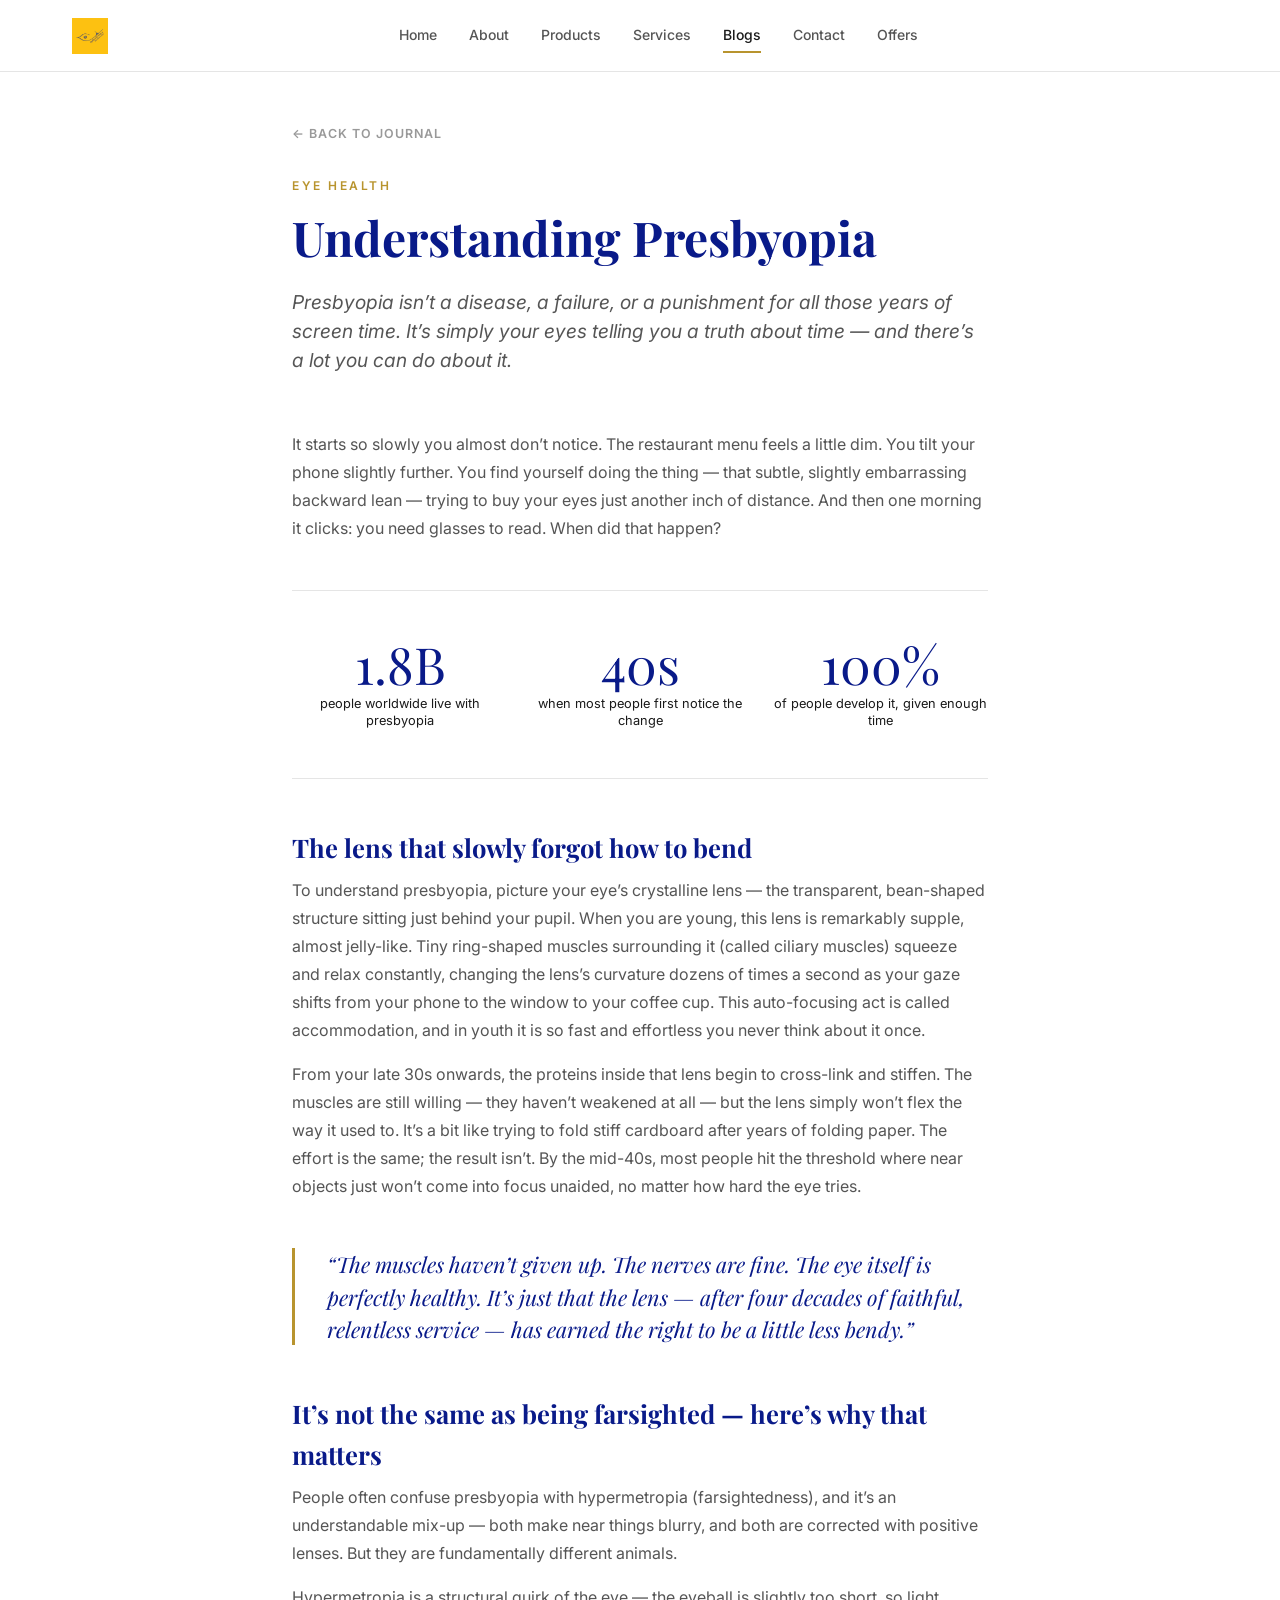
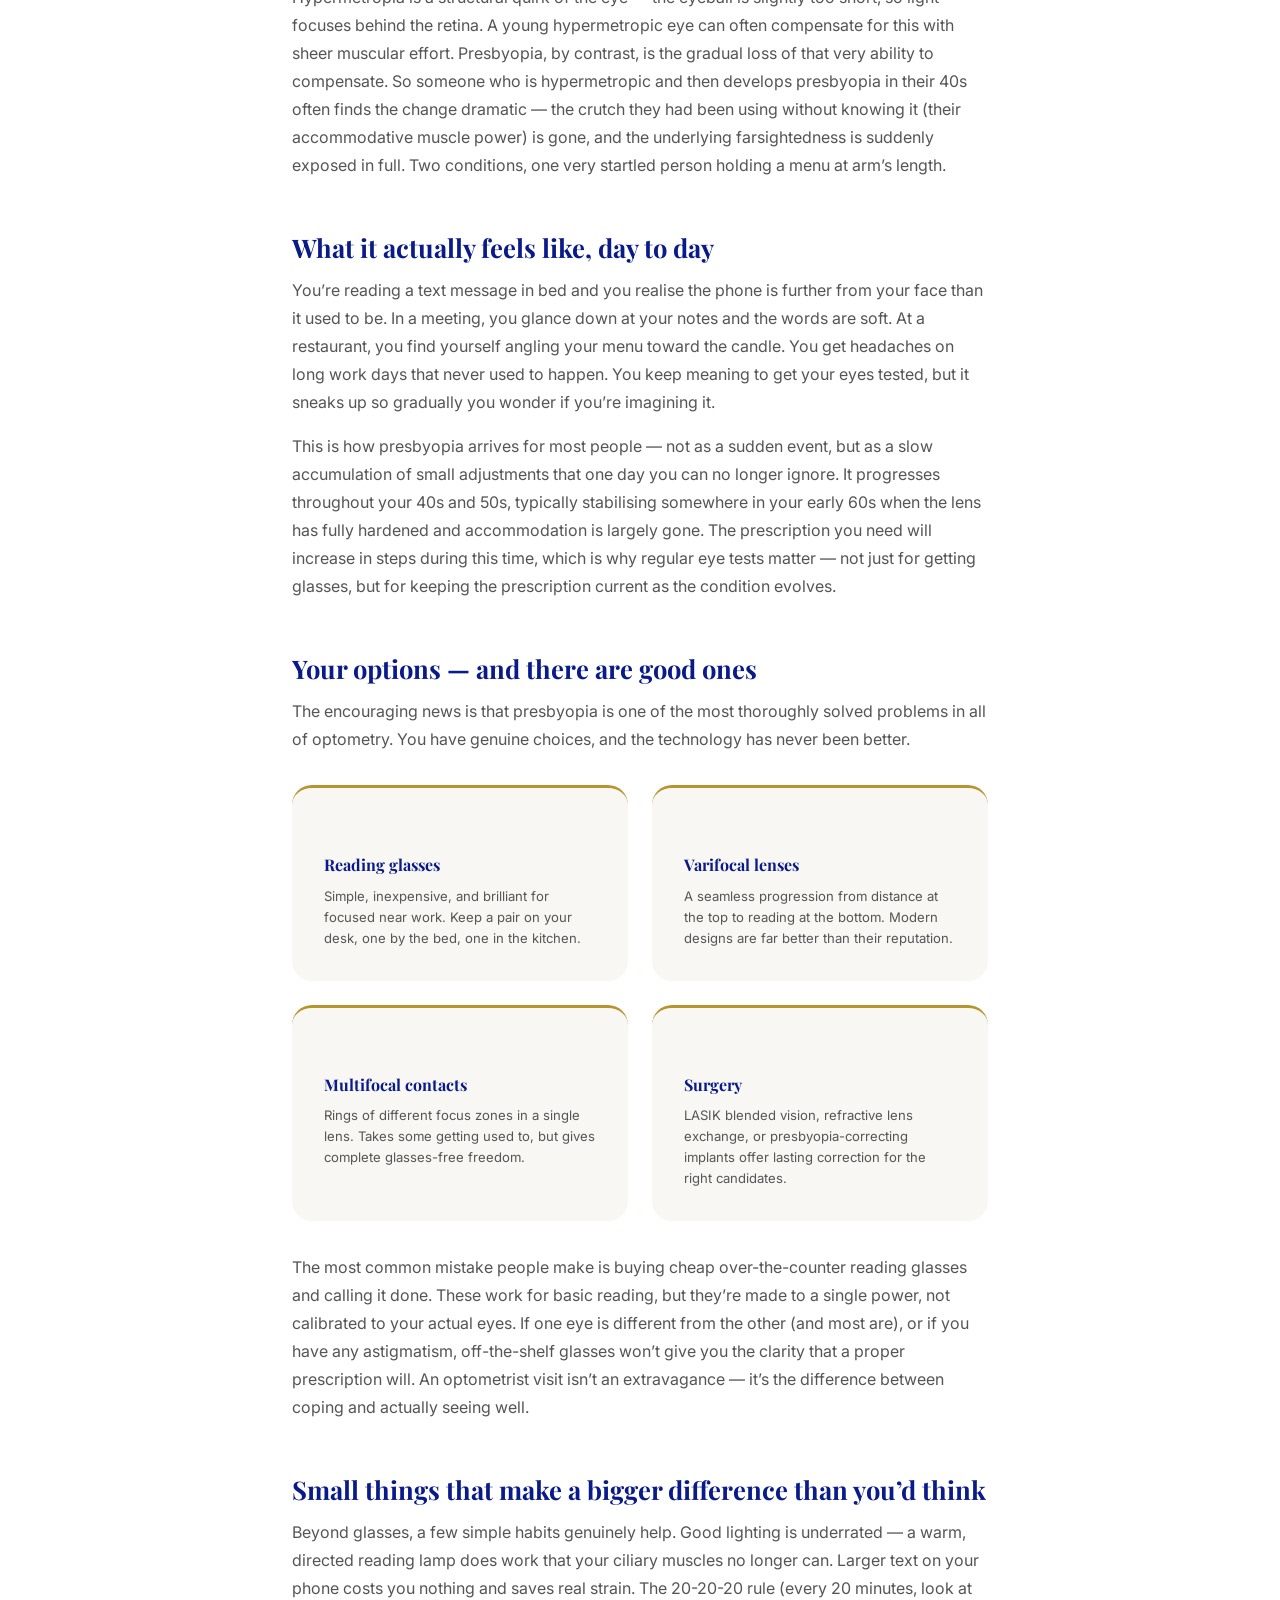
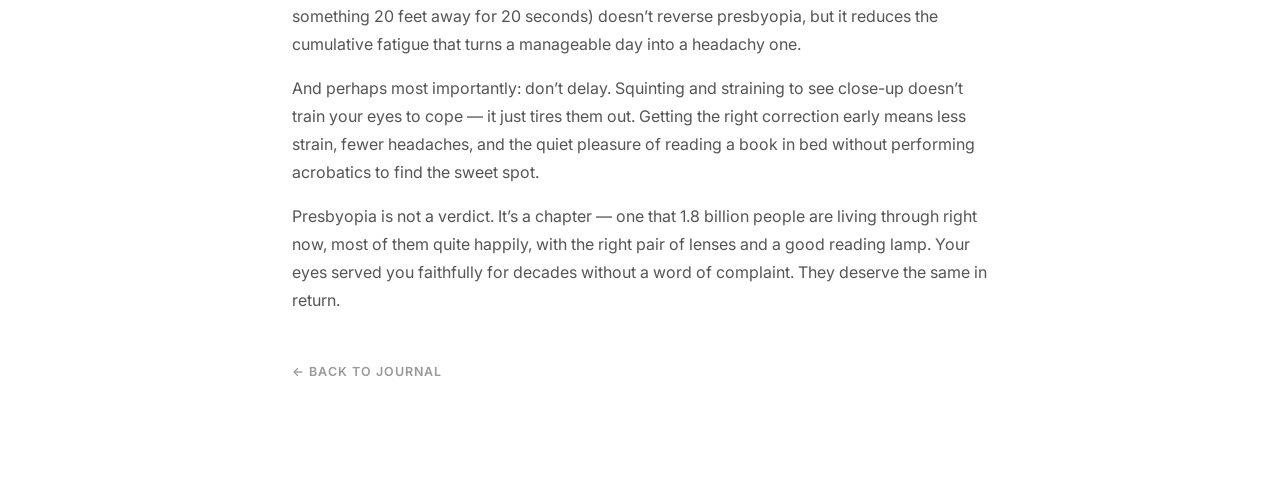
<file: blog-presbyopia.html>
<!DOCTYPE html>
<html lang="en">
<head>
  <meta charset="UTF-8">
  <meta name="viewport" content="width=device-width, initial-scale=1.0">
  <meta name="description" content="Understanding Presbyopia — why your near vision changes with age and what you can do about it, from Optiically Your's.">
  <title>Understanding Presbyopia | Optiically Your's</title>
  <link rel="stylesheet" href="css/styles.css">
</head>
<body>

  <nav class="navbar">
    <div class="container">
      <a href="index.html" class="nav-logo"><img src="images/logo.png?v=1" alt="Optiically Your's"></a>
      <div class="nav-links">
        <a href="index.html">Home</a>
        <a href="about.html">About</a>
        <a href="products.html">Products</a>
        <a href="services.html">Services</a>
        <a href="blogs.html" class="active">Blogs</a>
        <a href="contact.html">Contact</a>
        <a href="offers.html">Offers</a>
      </div>
      <div class="nav-actions">
        <div class="nav-toggle">
          <span></span><span></span><span></span>
        </div>
      </div>
    </div>
  </nav>

  <!-- ======== ARTICLE HERO ======== -->
  <section class="article-hero">
    <div class="container">
      <a href="blogs.html" class="article-back fade-in">← Back to Journal</a>
      <p class="section-label fade-in">Eye Health</p>
      <h1 class="article-title fade-in">Understanding Presbyopia</h1>
      <p class="article-dek fade-in">Presbyopia isn’t a disease, a failure, or a punishment for all those years of screen time. It’s simply your eyes telling you a truth about time — and there’s a lot you can do about it.</p>
    </div>
  </section>

  <!-- ======== ARTICLE BODY ======== -->
  <section class="article-body section">
    <div class="container">
      <div class="article-prose fade-in">
        <p class="article-lede">It starts so slowly you almost don’t notice. The restaurant menu feels a little dim. You tilt your phone slightly further. You find yourself doing the thing — that subtle, slightly embarrassing backward lean — trying to buy your eyes just another inch of distance. And then one morning it clicks: you need glasses to read. When did that happen?</p>

        <div class="article-stats">
          <div class="stat">
            <div class="stat-num">1.8B</div>
            <div class="stat-cap">people worldwide live with presbyopia</div>
          </div>
          <div class="stat">
            <div class="stat-num">40s</div>
            <div class="stat-cap">when most people first notice the change</div>
          </div>
          <div class="stat">
            <div class="stat-num">100%</div>
            <div class="stat-cap">of people develop it, given enough time</div>
          </div>
        </div>

        <h2>The lens that slowly forgot how to bend</h2>
        <p>To understand presbyopia, picture your eye’s crystalline lens — the transparent, bean-shaped structure sitting just behind your pupil. When you are young, this lens is remarkably supple, almost jelly-like. Tiny ring-shaped muscles surrounding it (called ciliary muscles) squeeze and relax constantly, changing the lens’s curvature dozens of times a second as your gaze shifts from your phone to the window to your coffee cup. This auto-focusing act is called accommodation, and in youth it is so fast and effortless you never think about it once.</p>
        <p>From your late 30s onwards, the proteins inside that lens begin to cross-link and stiffen. The muscles are still willing — they haven’t weakened at all — but the lens simply won’t flex the way it used to. It’s a bit like trying to fold stiff cardboard after years of folding paper. The effort is the same; the result isn’t. By the mid-40s, most people hit the threshold where near objects just won’t come into focus unaided, no matter how hard the eye tries.</p>
        <blockquote class="article-quote">&ldquo;The muscles haven’t given up. The nerves are fine. The eye itself is perfectly healthy. It’s just that the lens — after four decades of faithful, relentless service — has earned the right to be a little less bendy.&rdquo;</blockquote>

        <h2>It’s not the same as being farsighted — here’s why that matters</h2>
        <p>People often confuse presbyopia with hypermetropia (farsightedness), and it’s an understandable mix-up — both make near things blurry, and both are corrected with positive lenses. But they are fundamentally different animals.</p>
        <p>Hypermetropia is a structural quirk of the eye — the eyeball is slightly too short, so light focuses behind the retina. A young hypermetropic eye can often compensate for this with sheer muscular effort. Presbyopia, by contrast, is the gradual loss of that very ability to compensate. So someone who is hypermetropic and then develops presbyopia in their 40s often finds the change dramatic — the crutch they had been using without knowing it (their accommodative muscle power) is gone, and the underlying farsightedness is suddenly exposed in full. Two conditions, one very startled person holding a menu at arm’s length.</p>

        <h2>What it actually feels like, day to day</h2>
        <p>You’re reading a text message in bed and you realise the phone is further from your face than it used to be. In a meeting, you glance down at your notes and the words are soft. At a restaurant, you find yourself angling your menu toward the candle. You get headaches on long work days that never used to happen. You keep meaning to get your eyes tested, but it sneaks up so gradually you wonder if you’re imagining it.</p>
        <p>This is how presbyopia arrives for most people — not as a sudden event, but as a slow accumulation of small adjustments that one day you can no longer ignore. It progresses throughout your 40s and 50s, typically stabilising somewhere in your early 60s when the lens has fully hardened and accommodation is largely gone. The prescription you need will increase in steps during this time, which is why regular eye tests matter — not just for getting glasses, but for keeping the prescription current as the condition evolves.</p>

        <h2>Your options — and there are good ones</h2>
        <p>The encouraging news is that presbyopia is one of the most thoroughly solved problems in all of optometry. You have genuine choices, and the technology has never been better.</p>
        <div class="article-types" style="grid-template-columns: repeat(2, 1fr);">
          <div class="article-type-card">
            <h3>Reading glasses</h3>
            <p>Simple, inexpensive, and brilliant for focused near work. Keep a pair on your desk, one by the bed, one in the kitchen.</p>
          </div>
          <div class="article-type-card">
            <h3>Varifocal lenses</h3>
            <p>A seamless progression from distance at the top to reading at the bottom. Modern designs are far better than their reputation.</p>
          </div>
          <div class="article-type-card">
            <h3>Multifocal contacts</h3>
            <p>Rings of different focus zones in a single lens. Takes some getting used to, but gives complete glasses-free freedom.</p>
          </div>
          <div class="article-type-card">
            <h3>Surgery</h3>
            <p>LASIK blended vision, refractive lens exchange, or presbyopia-correcting implants offer lasting correction for the right candidates.</p>
          </div>
        </div>
        <p>The most common mistake people make is buying cheap over-the-counter reading glasses and calling it done. These work for basic reading, but they’re made to a single power, not calibrated to your actual eyes. If one eye is different from the other (and most are), or if you have any astigmatism, off-the-shelf glasses won’t give you the clarity that a proper prescription will. An optometrist visit isn’t an extravagance — it’s the difference between coping and actually seeing well.</p>

        <h2>Small things that make a bigger difference than you’d think</h2>
        <p>Beyond glasses, a few simple habits genuinely help. Good lighting is underrated — a warm, directed reading lamp does work that your ciliary muscles no longer can. Larger text on your phone costs you nothing and saves real strain. The 20-20-20 rule (every 20 minutes, look at something 20 feet away for 20 seconds) doesn’t reverse presbyopia, but it reduces the cumulative fatigue that turns a manageable day into a headachy one.</p>
        <p>And perhaps most importantly: don’t delay. Squinting and straining to see close-up doesn’t train your eyes to cope — it just tires them out. Getting the right correction early means less strain, fewer headaches, and the quiet pleasure of reading a book in bed without performing acrobatics to find the sweet spot.</p>
        <p>Presbyopia is not a verdict. It’s a chapter — one that 1.8 billion people are living through right now, most of them quite happily, with the right pair of lenses and a good reading lamp. Your eyes served you faithfully for decades without a word of complaint. They deserve the same in return.</p>

        <a href="blogs.html" class="article-back" style="margin-top: var(--space-xl);">← Back to Journal</a>
      </div>
    </div>
  </section>

  <script src="js/main.js"></script>
  <script src="js/admin-edit.js"></script>
</body>
</html>
</file>
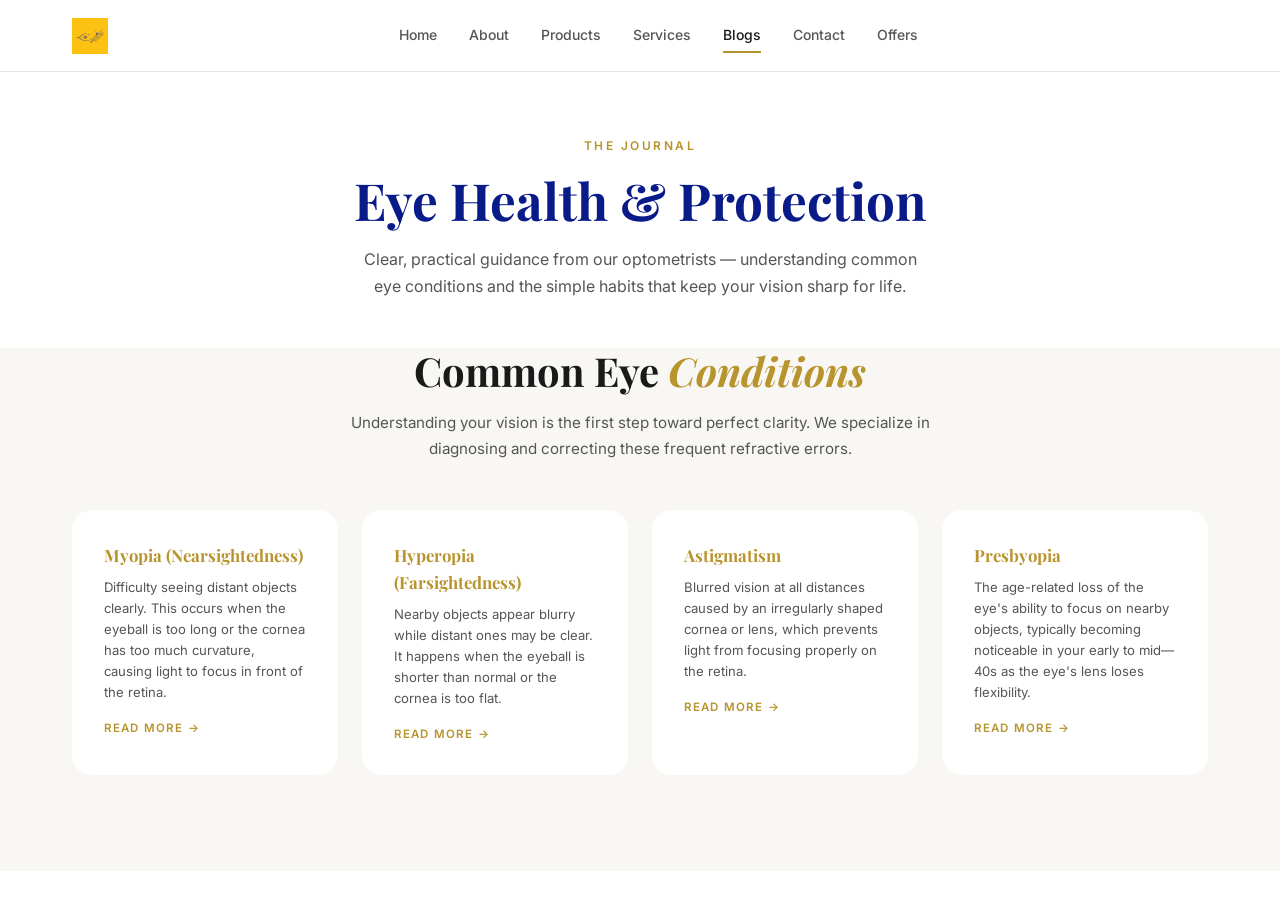
<file: blogs.html>
<!DOCTYPE html>
<html lang="en">
<head>
  <meta charset="UTF-8">
  <meta name="viewport" content="width=device-width, initial-scale=1.0">
  <meta name="description" content="The Optiically Your's Journal — expert guidance on common eye diseases, everyday vision care, and protecting your sight.">
  <title>Blogs | Optiically Your's</title>
  <link rel="stylesheet" href="css/styles.css">
</head>
<body>

  <!-- ======== NAVIGATION ======== -->
  <nav class="navbar">
    <div class="container">
      <a href="index.html" class="nav-logo"><img src="images/logo.png?v=1" alt="Optiically Your's"></a>
      <div class="nav-links">
        <a href="index.html">Home</a>
        <a href="about.html">About</a>
        <a href="products.html">Products</a>
        <a href="services.html">Services</a>
        <a href="blogs.html" class="active">Blogs</a>
        <a href="contact.html">Contact</a>
        <a href="offers.html">Offers</a>
      </div>
      <div class="nav-actions">
        <div class="nav-toggle">
          <span></span><span></span><span></span>
        </div>
      </div>
    </div>
  </nav>

  <!-- ======== BLOGS HERO ======== -->
  <section class="products-hero">
    <div class="container">
      <p class="section-label fade-in">The Journal</p>
      <h1 class="section-title fade-in" style="font-size: clamp(2.4rem, 4.5vw, 3.2rem); color: rgb(9, 26, 137);">Eye Health &amp; Protection</h1>
      <p class="section-subtitle fade-in">Clear, practical guidance from our optometrists — understanding common eye conditions and the simple habits that keep your vision sharp for life.</p>
    </div>
  </section>

  <!-- ======== EYE CONDITIONS ======== -->
  <section class="section eye-conditions stacked" style="padding-top: 0;">
    <div class="container">
      <div class="conditions-intro fade-in">
        <h2>Common Eye <em>Conditions</em></h2>
        <p>Understanding your vision is the first step toward perfect clarity. We specialize in diagnosing and correcting these frequent refractive errors.</p>
      </div>
      <div class="conditions-grid fade-in">
        <div class="condition-card">
          <h4>Myopia (Nearsightedness)</h4>
          <p>Difficulty seeing distant objects clearly. This occurs when the eyeball is too long or the cornea has too much curvature, causing light to focus in front of the retina.</p>
          <a href="blog-myopia.html" class="read-more">Read More →</a>
        </div>
        <div class="condition-card">
          <h4>Hyperopia (Farsightedness)</h4>
          <p>Nearby objects appear blurry while distant ones may be clear. It happens when the eyeball is shorter than normal or the cornea is too flat.</p>
          <a href="blog-hyperopia.html" class="read-more">Read More →</a>
        </div>
        <div class="condition-card">
          <h4>Astigmatism</h4>
          <p>Blurred vision at all distances caused by an irregularly shaped cornea or lens, which prevents light from focusing properly on the retina.</p>
          <a href="blog-astigmatism.html" class="read-more">Read More →</a>
        </div>
        <div class="condition-card">
          <h4>Presbyopia</h4>
          <p>The age-related loss of the eye's ability to focus on nearby objects, typically becoming noticeable in your early to mid—40s as the eye's lens loses flexibility.</p>
          <a href="blog-presbyopia.html" class="read-more">Read More →</a>
        </div>
      </div>
    </div>
  </section>

  <script src="js/main.js"></script>
  <script src="js/admin-edit.js"></script>
</body>
</html>
</file>
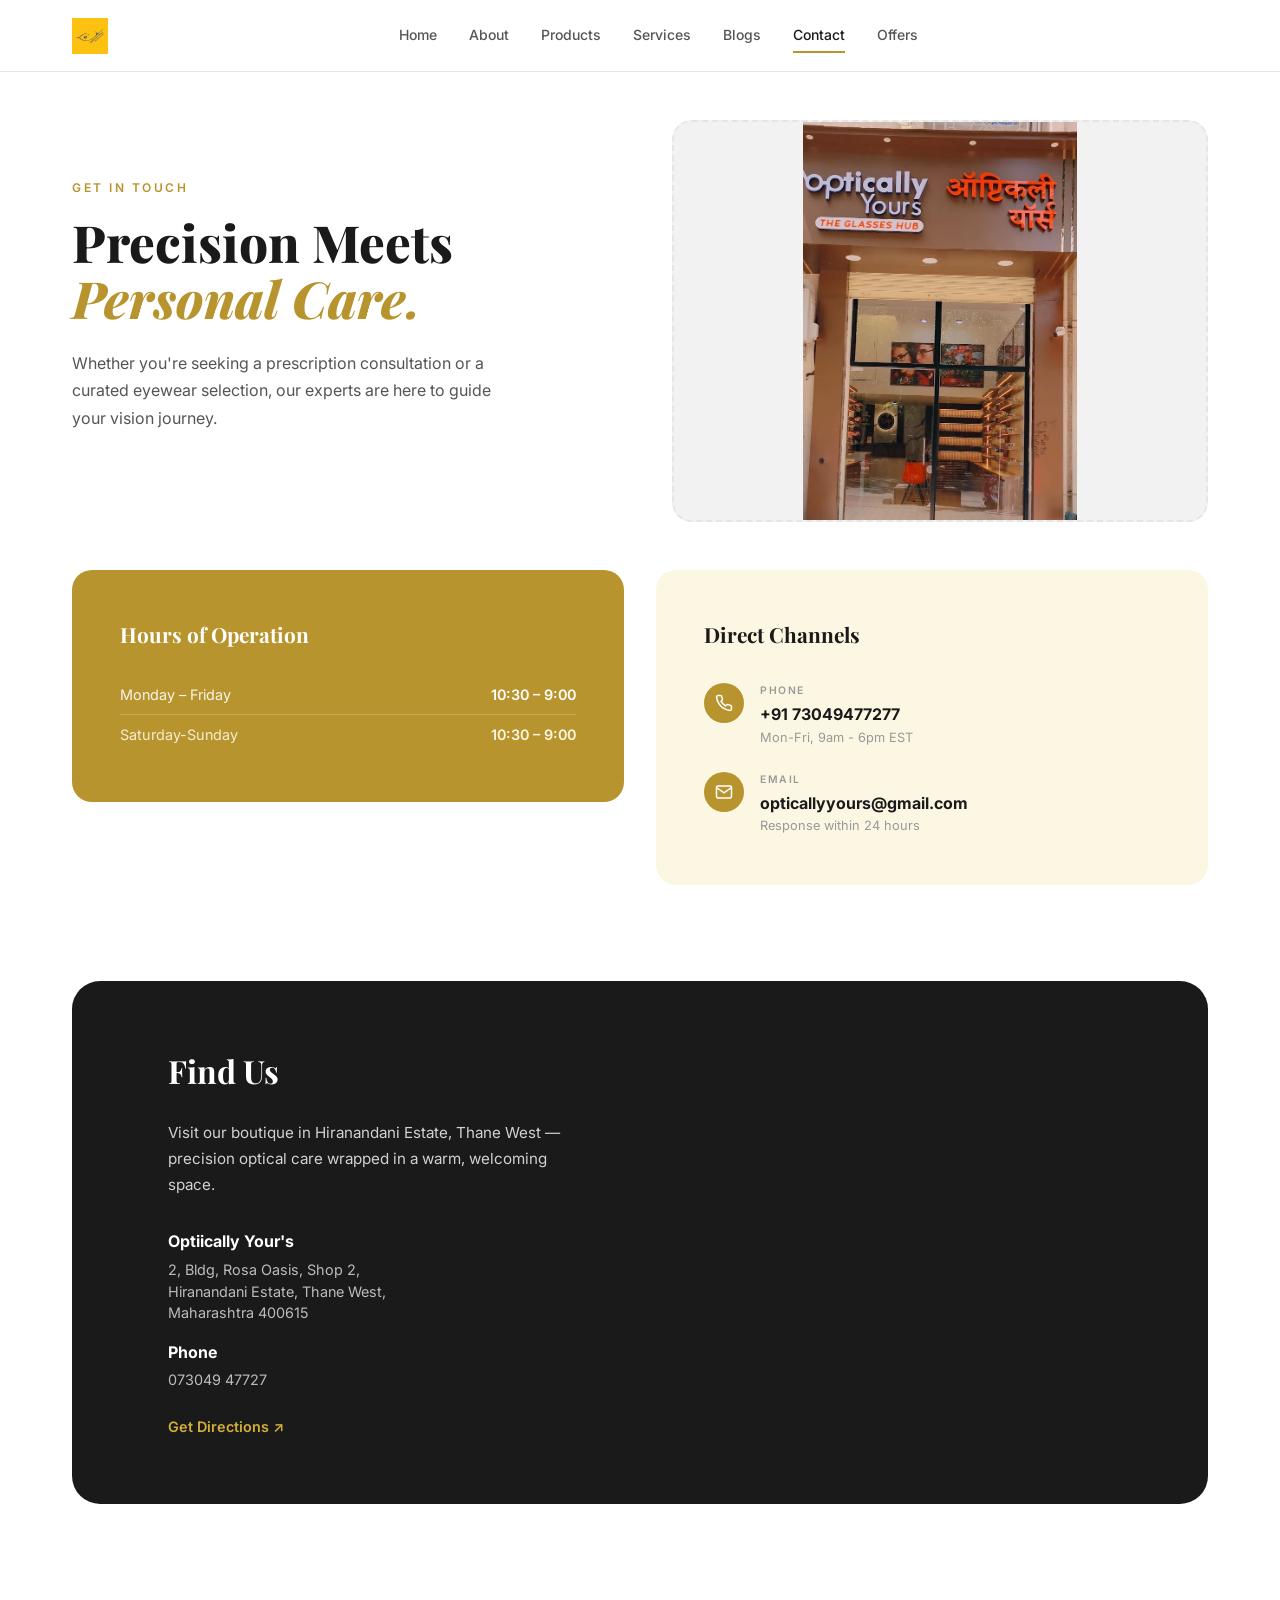
<file: contact.html>
<!DOCTYPE html>
<html lang="en">
<head>
  <meta charset="UTF-8">
  <meta name="viewport" content="width=device-width, initial-scale=1.0">
  <meta name="description" content="Contact Optiically Your's — Get in touch for consultations, eye tests, and premium eyewear selection. Visit our flagship boutique.">
  <title>Contact | Optiically Your's</title>
  <link rel="stylesheet" href="css/styles.css">
</head>
<body>

  <!-- ======== NAVIGATION ======== -->
  <nav class="navbar">
    <div class="container">
      <a href="index.html" class="nav-logo"><img src="images/logo.png?v=1" alt="Optiically Your's"></a>
      <div class="nav-links">
        <a href="index.html">Home</a>
        <a href="about.html">About</a>
        <a href="products.html">Products</a>
        <a href="services.html">Services</a>
        <a href="blogs.html">Blogs</a>
        <a href="contact.html" class="active">Contact</a>
        <a href="offers.html">Offers</a>
      </div>
      <div class="nav-actions">
        <div class="nav-toggle">
          <span></span><span></span><span></span>
        </div>
      </div>
    </div>
  </nav>

  <!-- ======== CONTACT HERO ======== -->
  <section class="contact-hero">
    <div class="container">
      <div class="fade-in-left">
        <p class="section-label">Get in Touch</p>
        <h1 class="hero-title" style="font-size: clamp(2.4rem, 4.5vw, 3.2rem);">
          Precision Meets<br><em style="font-style:italic; color:var(--gold);">Personal Care.</em>
        </h1>
        <p class="hero-description">
          Whether you're seeking a prescription consultation or a curated eyewear selection, our experts are here to guide your vision journey.
        </p>
      </div>
      <div class="contact-hero-image img-placeholder fade-in-right">
        <img src="images/contact-storefront.png" alt="Optically Yours storefront — The Glasses Hub" style="object-fit: contain; background: var(--gray-100);">
      </div>
    </div>
  </section>

  <!-- ======== CONTACT FORM + SIDEBAR ======== -->
  <section class="section" style="padding-top: 0;">
    <div class="container">
      <div class="contact-grid" style="grid-template-columns: 1fr 1fr; align-items: start;">
        <!-- Hours (left) -->
        <div class="hours-card fade-in-left">
          <h3>Hours of Operation</h3>
          <div class="hours-row">
            <span class="day">Monday – Friday</span>
            <span class="time">10:30 – 9:00</span>
          </div>
          <div class="hours-row closed">
            <span class="day">Saturday-Sunday</span>
            <span class="time">10:30 – 9:00</span>
          </div>
        </div>

        <!-- Direct Channels (right) -->
        <div class="channels-card fade-in-right">
          <h3>Direct Channels</h3>
          <div class="channel-item">
            <div class="channel-icon">
              <svg width="18" height="18" viewBox="0 0 24 24" fill="none" stroke="currentColor" stroke-width="2"><path d="M22 16.92v3a2 2 0 0 1-2.18 2 19.79 19.79 0 0 1-8.63-3.07 19.5 19.5 0 0 1-6-6 19.79 19.79 0 0 1-3.07-8.67A2 2 0 0 1 4.11 2h3a2 2 0 0 1 2 1.72c.127.96.361 1.903.7 2.81a2 2 0 0 1-.45 2.11L8.09 9.91a16 16 0 0 0 6 6l1.27-1.27a2 2 0 0 1 2.11-.45c.907.339 1.85.573 2.81.7A2 2 0 0 1 22 16.92z"/></svg>
            </div>
            <div>
              <div class="channel-label">Phone</div>
              <div class="channel-value">+91 73049477277</div>
              <div class="channel-note">Mon-Fri, 9am - 6pm EST</div>
            </div>
          </div>
          <div class="channel-item">
            <div class="channel-icon">
              <svg width="18" height="18" viewBox="0 0 24 24" fill="none" stroke="currentColor" stroke-width="2"><path d="M4 4h16c1.1 0 2 .9 2 2v12c0 1.1-.9 2-2 2H4c-1.1 0-2-.9-2-2V6c0-1.1.9-2 2-2z"/><polyline points="22,6 12,13 2,6"/></svg>
            </div>
            <div>
              <div class="channel-label">Email</div>
              <div class="channel-value">opticallyyours@gmail.com</div>
              <div class="channel-note">Response within 24 hours</div>
            </div>
          </div>
        </div>
      </div>
    </div>
  </section>

  <!-- ======== FIND US ======== -->
  <section class="section" style="padding-top: 0;">
    <div class="container">
      <div class="find-us fade-in">
        <div class="container" style="display: grid; grid-template-columns: 1fr 1fr;">
          <div class="find-us-content">
            <h2>Find Us</h2>
            <p>Visit our boutique in Hiranandani Estate, Thane West — precision optical care wrapped in a warm, welcoming space.</p>
            <div class="address">
              <strong>Optiically Your's</strong>
              <span>2, Bldg, Rosa Oasis, Shop 2,<br>Hiranandani Estate, Thane West,<br>Maharashtra 400615</span>
            </div>
            <div class="address" style="margin-top: var(--space-md);">
              <strong>Phone</strong>
              <span><a href="tel:+917304947727">073049 47727</a></span>
            </div>
            <a href="https://www.google.com/maps/search/?api=1&amp;query=Optically+Yours+The+Glasses+Hub+Rosa+Oasis+Hiranandani+Estate+Thane+West+Maharashtra+400615" target="_blank" rel="noopener" class="directions-link">Get Directions ↗</a>
          </div>
          <div class="find-us-map" style="min-height: 320px;">
            <iframe
              title="Optiically Your's location — Rosa Oasis, Hiranandani Estate, Thane West"
              src="https://maps.google.com/maps?q=Optically%20Yours%20The%20Glasses%20Hub%2C%20Rosa%20Oasis%2C%20Hiranandani%20Estate%2C%20Thane%20West%2C%20Maharashtra%20400615&output=embed"
              style="width:100%;height:100%;min-height:320px;border:0;display:block;"
              loading="lazy"
              referrerpolicy="no-referrer-when-downgrade"
              allowfullscreen></iframe>
          </div>
        </div>
      </div>
    </div>
  </section>

  <script src="js/main.js"></script>
  <script src="js/admin-edit.js"></script>
</body>
</html>
</file>
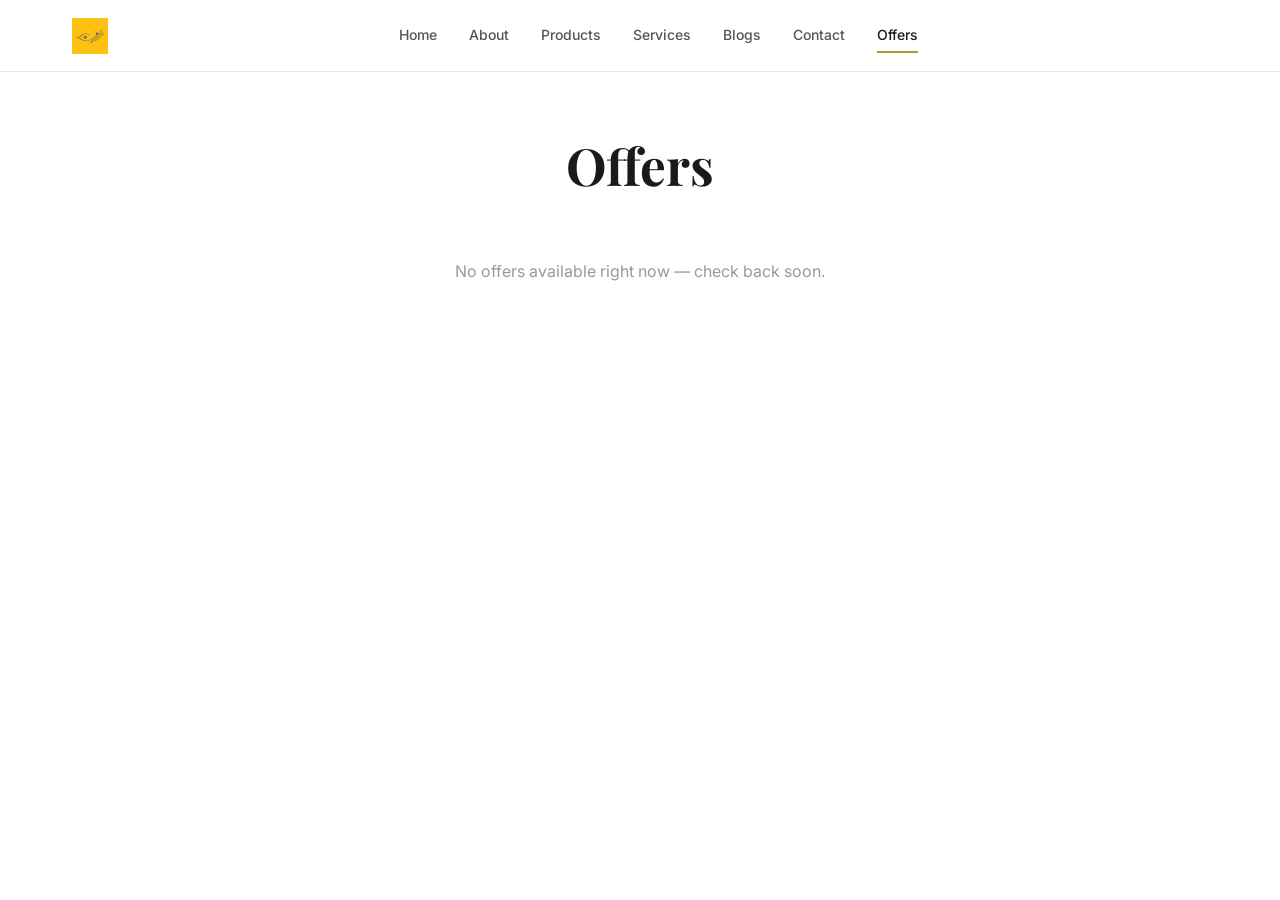
<file: offers.html>
<!DOCTYPE html>
<html lang="en">
<head>
  <meta charset="UTF-8">
  <meta name="viewport" content="width=device-width, initial-scale=1.0">
  <meta name="description" content="Optiically Your's Offers — Exclusive rewards, seasonal promotions, referral bonuses, and available vouchers for premium eyewear.">
  <title>Offers | Optiically Your's</title>
  <link rel="stylesheet" href="css/styles.css">
  <style>
    #offers-list.promo-grid { grid-template-columns: repeat(3, 1fr); }
    @media (max-width: 900px) {
      #offers-list.promo-grid { grid-template-columns: 1fr; }
    }
    .promo-card { cursor: pointer; position: relative; }
    .offer-admin-remove {
      display: none; position: absolute; top: 8px; right: 8px; z-index: 5;
      background: #C0392B; color: #fff; border: none; border-radius: 4px;
      padding: 3px 9px; font-size: 12px; cursor: pointer;
    }
    body.admin-edit-mode .offer-admin-remove { display: inline-block; }
    .offer-card-header { display: flex; justify-content: space-between; align-items: center; gap: var(--space-md); }
    .offer-card-header h3 { margin: 0; }

    .offer-modal-overlay {
      display: none;
      position: fixed; inset: 0; background: rgba(0,0,0,0.65);
      z-index: 1000; align-items: center; justify-content: center; padding: var(--space-md);
    }
    .offer-modal-overlay.is-open { display: flex; }
    .offer-modal {
      background: var(--white); border-radius: var(--radius-lg);
      max-width: 520px; width: 100%; max-height: 85vh; overflow-y: auto;
      padding: var(--space-xl); position: relative;
    }
    .offer-modal img { width: 100%; max-height: 60vh; object-fit: contain; border-radius: var(--radius-sm); margin-bottom: var(--space-md); }
    .offer-modal-close {
      position: absolute; top: var(--space-md); right: var(--space-md);
      background: none; border: none; font-size: 1.6rem; line-height: 1;
      cursor: pointer; color: var(--gray-600);
    }
  </style>
</head>
<body>

  <!-- ======== NAVIGATION ======== -->
  <nav class="navbar">
    <div class="container">
      <a href="index.html" class="nav-logo"><img src="images/logo.png?v=1" alt="Optiically Your's"></a>
      <div class="nav-links">
        <a href="index.html">Home</a>
        <a href="about.html">About</a>
        <a href="products.html">Products</a>
        <a href="services.html">Services</a>
        <a href="blogs.html">Blogs</a>
        <a href="contact.html">Contact</a>
        <a href="offers.html" class="active">Offers</a>
      </div>
      <div class="nav-actions">
        <div class="nav-toggle">
          <span></span><span></span><span></span>
        </div>
      </div>
    </div>
  </nav>

  <!-- ======== OFFERS HERO ======== -->
  <section class="products-hero">
    <div class="container">
      <h1 class="section-title fade-in" style="font-size: clamp(2.4rem, 4.5vw, 3.2rem);">Offers</h1>
    </div>
  </section>

  <!-- ======== PROMO CARDS (loaded from data/offers.json) ======== -->
  <section class="section" style="padding-top: 0;">
    <div class="container">
      <div class="promo-grid fade-in" id="offers-list"></div>
      <p id="offers-empty" style="display:none; text-align:center; color: var(--gray-400);">No offers available right now — check back soon.</p>
    </div>
  </section>

  <!-- ======== OFFER MODAL ======== -->
  <div class="offer-modal-overlay" id="offer-modal-overlay">
    <div class="offer-modal">
      <button class="offer-modal-close" id="offer-modal-close" aria-label="Close">&times;</button>
      <img id="offer-modal-image" style="display:none;">
      <h3 id="offer-modal-title"></h3>
      <p id="offer-modal-description"></p>
    </div>
  </div>

  <script src="js/main.js"></script>
  <script src="js/admin-edit.js"></script>
  <script>
    (async function loadOffers() {
      const listEl = document.getElementById('offers-list');
      const emptyEl = document.getElementById('offers-empty');
      const overlay = document.getElementById('offer-modal-overlay');
      const modalImage = document.getElementById('offer-modal-image');
      const modalTitle = document.getElementById('offer-modal-title');
      const modalDescription = document.getElementById('offer-modal-description');
      const esc = (s) => String(s || '').replace(/[&<>"']/g, (c) => ({ '&': '&amp;', '<': '&lt;', '>': '&gt;', '"': '&quot;', "'": '&#39;' }[c]));

      function openModal(offer) {
        if (offer.image) {
          modalImage.src = offer.image;
          modalImage.alt = offer.title || '';
          modalImage.style.display = 'block';
        } else {
          modalImage.style.display = 'none';
        }
        modalTitle.textContent = offer.title || '';
        modalDescription.textContent = offer.description || '';
        overlay.classList.add('is-open');
      }

      function closeModal() {
        overlay.classList.remove('is-open');
      }

      document.getElementById('offer-modal-close').addEventListener('click', closeModal);
      overlay.addEventListener('click', (e) => {
        if (e.target === overlay) closeModal();
      });
      document.addEventListener('keydown', (e) => {
        if (e.key === 'Escape') closeModal();
      });

      try {
        const res = await fetch('data/offers.json', { cache: 'no-store' });
        const offers = await res.json();
        if (!Array.isArray(offers) || offers.length === 0) {
          emptyEl.style.display = 'block';
          return;
        }
        listEl.innerHTML = offers.map((offer, i) => `
          <div class="promo-card" data-index="${i}">
            <button class="offer-admin-remove" data-index="${i}">Remove</button>
            ${offer.image ? `<img src="${esc(offer.image)}" alt="${esc(offer.title)}" style="width:100%; max-height:220px; object-fit:cover; border-radius: var(--radius-sm); margin-bottom: var(--space-sm);">` : ''}
            <div class="offer-card-header">
              <h3>${esc(offer.title)}</h3>
            </div>
          </div>
        `).join('');
        listEl.querySelectorAll('.promo-card').forEach((card) => {
          card.addEventListener('click', () => {
            openModal(offers[Number(card.dataset.index)]);
          });
        });
      } catch (err) {
        emptyEl.textContent = 'Unable to load offers right now.';
        emptyEl.style.display = 'block';
      }
    })();
  </script>
</body>
</html>
</file>
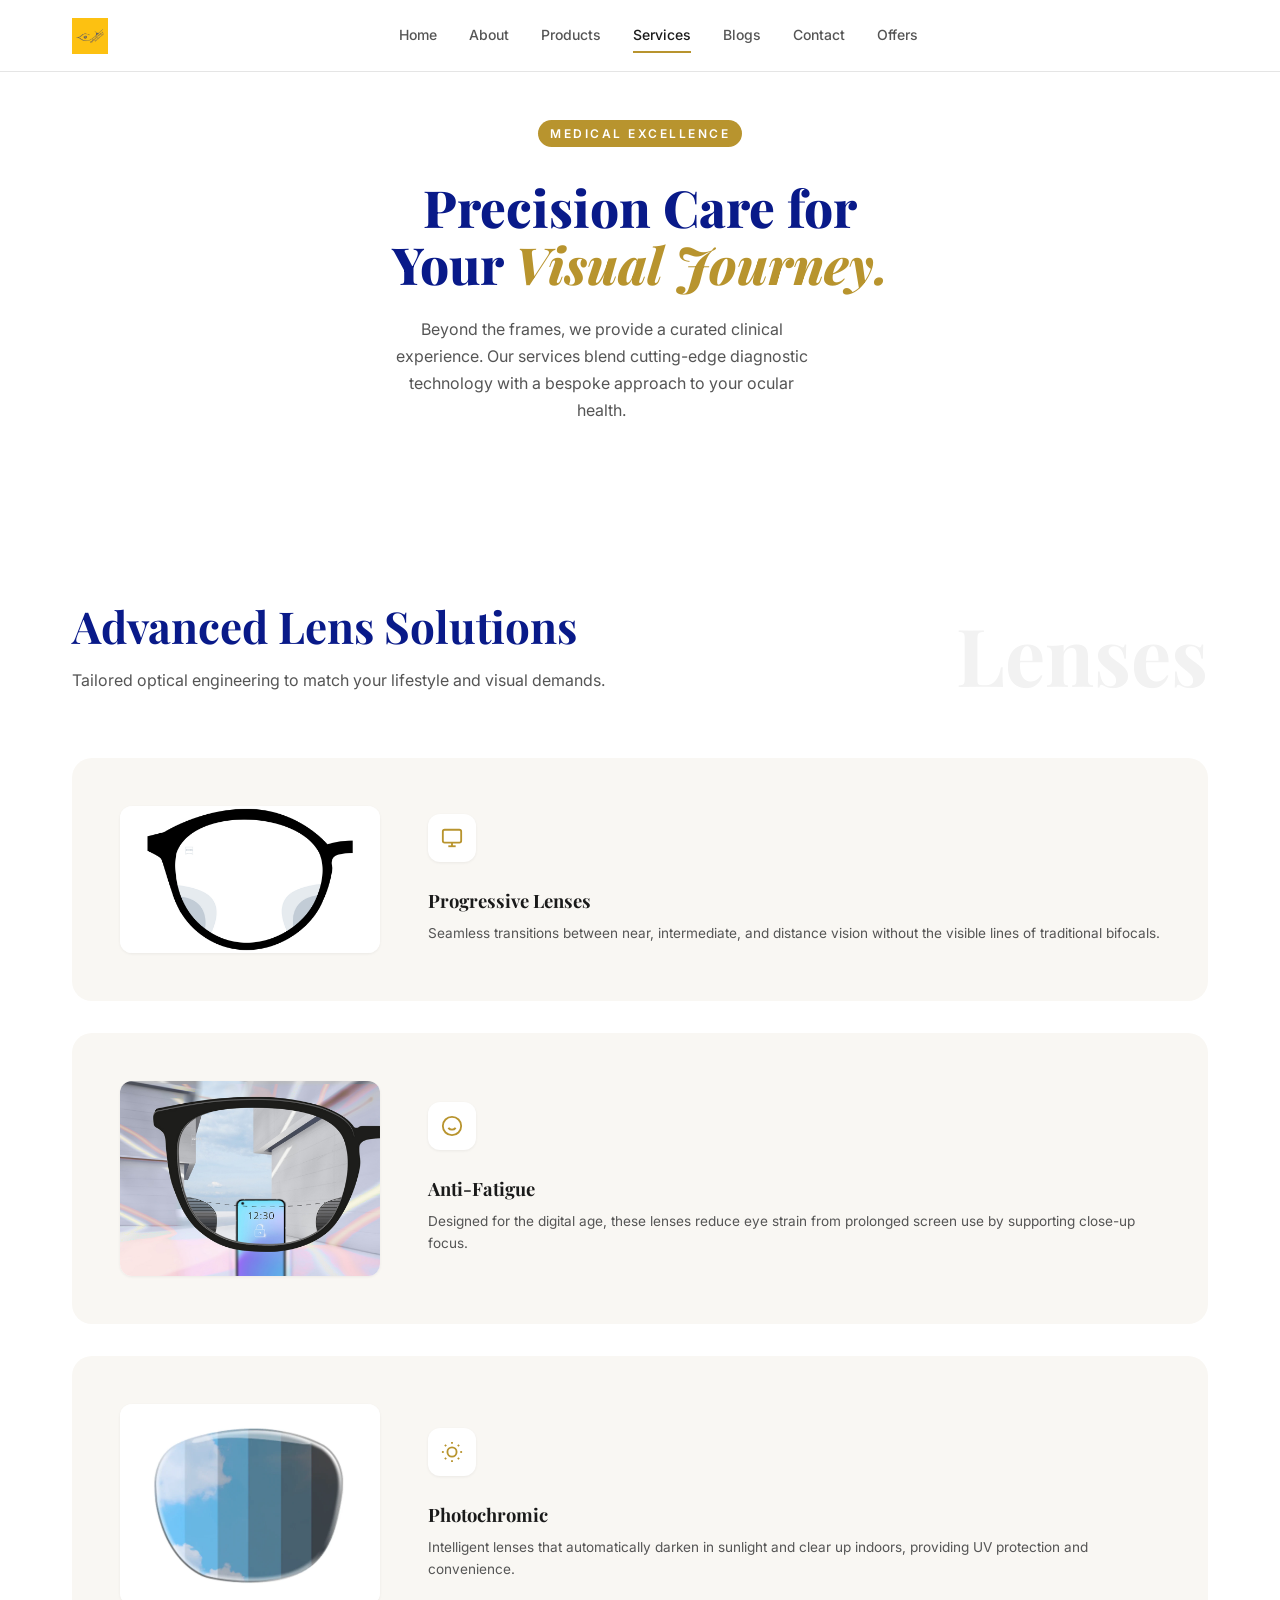
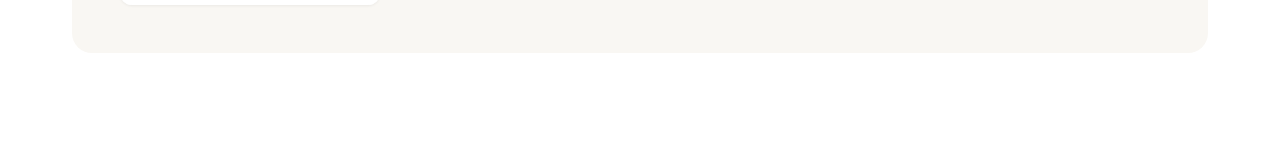
<file: services.html>
<!DOCTYPE html>
<html lang="en">
<head>
  <meta charset="UTF-8">
  <meta name="viewport" content="width=device-width, initial-scale=1.0">
  <meta name="description" content="Optiically Your's Services — Advanced lens solutions and precision care for your visual journey. Book your exam today.">
  <title>Services | Optiically Your's</title>
  <link rel="stylesheet" href="css/styles.css">
</head>
<body>

  <!-- ======== NAVIGATION ======== -->
  <nav class="navbar">
    <div class="container">
      <a href="index.html" class="nav-logo"><img src="images/logo.png?v=1" alt="Optiically Your's"></a>
      <div class="nav-links">
        <a href="index.html">Home</a>
        <a href="about.html">About</a>
        <a href="products.html">Products</a>
        <a href="services.html" class="active">Services</a>
        <a href="blogs.html">Blogs</a>
        <a href="contact.html">Contact</a>
        <a href="offers.html">Offers</a>
      </div>
      <div class="nav-actions">
        <div class="nav-toggle">
          <span></span><span></span><span></span>
        </div>
      </div>
    </div>
  </nav>

  <!-- ======== SERVICES HERO ======== -->
  <section class="services-hero">
    <div class="container" style="grid-template-columns: 1fr; max-width: 820px; text-align: center; justify-items: center;">
      <div class="fade-in-left">
        <p class="section-label" style="background: var(--gold); color: var(--white); display: inline-block; padding: 4px 12px; border-radius: var(--radius-full);">Medical Excellence</p>
        <h1 class="hero-title" style="font-size: clamp(2.4rem, 4.5vw, 3.2rem); margin-top: var(--space-md);">
          <span style="color: #091a89;">Precision Care for<br>Your</span> <em style="font-style:italic; color:var(--gold);">Visual Journey.</em>
        </h1>
        <p class="hero-description">
          Beyond the frames, we provide a curated clinical experience. Our services blend cutting-edge diagnostic technology with a bespoke approach to your ocular health.
        </p>
      </div>
    </div>
  </section>

  <!-- ======== LENS SOLUTIONS ======== -->
  <section class="section lens-solutions" id="lens-solutions">
    <div class="container">
      <div class="solutions-header">
        <div>
          <h2 class="section-title fade-in" style="color: rgb(9, 26, 137)">Advanced Lens Solutions</h2>
          <p class="section-subtitle fade-in">Tailored optical engineering to match your lifestyle and visual demands.</p>
        </div>
        <div class="watermark fade-in">Lenses</div>
      </div>

      <div class="solutions-grid">
        <div class="solution-card fade-in" data-delay="0">
          <div class="solution-lens has-image">
            <img src="images/progressive-lens.png" alt="Progressive lens design showing near and distance vision zones">
          </div>
          <div class="solution-content">
            <div class="card-icon">
              <svg width="22" height="22" viewBox="0 0 24 24" fill="none" stroke="var(--gold)" stroke-width="2"><rect x="2" y="3" width="20" height="14" rx="2" ry="2"/><line x1="8" y1="21" x2="16" y2="21"/><line x1="12" y1="17" x2="12" y2="21"/></svg>
            </div>
            <h4>Progressive Lenses</h4>
            <p>Seamless transitions between near, intermediate, and distance vision without the visible lines of traditional bifocals.</p>
          </div>
        </div>
        <div class="solution-card fade-in" data-delay="100">
          <div class="solution-lens has-image has-photo">
            <img src="images/anti-fatigue-lens.png" alt="Anti-fatigue lens viewing a phone screen with reduced glare">
          </div>
          <div class="solution-content">
            <div class="card-icon">
              <svg width="22" height="22" viewBox="0 0 24 24" fill="none" stroke="var(--gold)" stroke-width="2"><circle cx="12" cy="12" r="10"/><path d="M8 14s1.5 2 4 2 4-2 4-2"/><line x1="9" y1="9" x2="9.01" y2="9"/><line x1="15" y1="9" x2="15.01" y2="9"/></svg>
            </div>
            <h4>Anti-Fatigue</h4>
            <p>Designed for the digital age, these lenses reduce eye strain from prolonged screen use by supporting close-up focus.</p>
          </div>
        </div>
        <div class="solution-card fade-in" data-delay="200">
          <div class="solution-lens has-image">
            <img src="images/photochromic-lens.png" alt="Photochromic lens showing gradual darkening from clear to tinted">
          </div>
          <div class="solution-content">
            <div class="card-icon">
              <svg width="22" height="22" viewBox="0 0 24 24" fill="none" stroke="var(--gold)" stroke-width="2"><circle cx="12" cy="12" r="5"/><line x1="12" y1="1" x2="12" y2="3"/><line x1="12" y1="21" x2="12" y2="23"/><line x1="4.22" y1="4.22" x2="5.64" y2="5.64"/><line x1="18.36" y1="18.36" x2="19.78" y2="19.78"/><line x1="1" y1="12" x2="3" y2="12"/><line x1="21" y1="12" x2="23" y2="12"/><line x1="4.22" y1="19.78" x2="5.64" y2="18.36"/><line x1="18.36" y1="5.64" x2="19.78" y2="4.22"/></svg>
            </div>
            <h4>Photochromic</h4>
            <p>Intelligent lenses that automatically darken in sunlight and clear up indoors, providing UV protection and convenience.</p>
          </div>
        </div>
      </div>
    </div>
  </section>

  <script src="js/main.js"></script>
  <script src="js/admin-edit.js"></script>
</body>
</html>
</file>
<file: css/styles.css>
/* ============================================
   OPTICALLY YOURS — Design System & Styles
   ============================================ */

/* ---------- Google Fonts ---------- */
@import url('https://fonts.googleapis.com/css2?family=Playfair+Display:ital,wght@0,400;0,500;0,600;0,700;0,800;1,400;1,500;1,600;1,700&family=Inter:wght@300;400;500;600;700&display=swap');

/* ---------- CSS Variables ---------- */
:root {
  /* Colors */
  --gold:        #B8942E;
  --gold-light:  #D4AF37;
  --gold-bg:     #F5E6A3;
  --gold-pale:   #FCF7E3;
  --dark:        #1A1A1A;
  --dark-2:      #2C2C2C;
  --gray-800:    #333333;
  --gray-600:    #555555;
  --gray-400:    #999999;
  --gray-200:    #E5E5E5;
  --gray-100:    #F2F2F2;
  --off-white:   #F9F7F3;
  --white:       #FFFFFF;
  --red:         #C0392B;

  /* Typography */
  --font-serif:  'Playfair Display', Georgia, 'Times New Roman', serif;
  --font-sans:   'Inter', -apple-system, BlinkMacSystemFont, 'Segoe UI', sans-serif;

  /* Spacing */
  --space-xs:    0.25rem;
  --space-sm:    0.5rem;
  --space-md:    1rem;
  --space-lg:    1.5rem;
  --space-xl:    2rem;
  --space-2xl:   3rem;
  --space-3xl:   4rem;
  --space-4xl:   6rem;

  /* Borders */
  --radius-sm:   6px;
  --radius-md:   12px;
  --radius-lg:   20px;
  --radius-xl:   28px;
  --radius-full: 9999px;

  /* Shadows */
  --shadow-sm:   0 1px 3px rgba(0,0,0,0.06);
  --shadow-md:   0 4px 12px rgba(0,0,0,0.08);
  --shadow-lg:   0 8px 30px rgba(0,0,0,0.10);
  --shadow-xl:   0 12px 40px rgba(0,0,0,0.12);

  /* Transitions */
  --ease:        cubic-bezier(0.4, 0, 0.2, 1);
  --duration:    0.3s;

  /* Layout */
  --max-width:   1200px;
  --nav-height:  72px;
}

/* ---------- Reset ---------- */
*, *::before, *::after {
  margin: 0;
  padding: 0;
  box-sizing: border-box;
}

html {
  scroll-behavior: smooth;
  font-size: 16px;
}

body {
  font-family: var(--font-sans);
  color: var(--dark);
  background: var(--white);
  line-height: 1.6;
  -webkit-font-smoothing: antialiased;
  overflow-x: hidden;
}

a {
  text-decoration: none;
  color: inherit;
  transition: color var(--duration) var(--ease);
}

ul, ol { list-style: none; }

img {
  max-width: 100%;
  height: auto;
  display: block;
}

button, input, textarea, select {
  font-family: inherit;
  font-size: inherit;
  border: none;
  outline: none;
  background: none;
}

/* ---------- Utility ---------- */
.container {
  width: 100%;
  max-width: var(--max-width);
  margin: 0 auto;
  padding: 0 var(--space-xl);
}

.section {
  padding: var(--space-4xl) 0;
}

.section-label {
  font-family: var(--font-sans);
  font-size: 0.75rem;
  font-weight: 600;
  letter-spacing: 2.5px;
  text-transform: uppercase;
  color: var(--gold);
  margin-bottom: var(--space-md);
}

.section-title {
  font-family: var(--font-serif);
  font-size: clamp(2rem, 4vw, 2.75rem);
  font-weight: 700;
  color: var(--dark);
  line-height: 1.15;
  margin-bottom: var(--space-md);
}

.section-subtitle {
  font-size: 1rem;
  color: var(--gray-600);
  max-width: 560px;
  line-height: 1.7;
}

/* Image placeholders */
.img-placeholder {
  background: var(--gray-100);
  border: 2px dashed var(--gray-200);
  display: flex;
  align-items: center;
  justify-content: center;
  color: var(--gray-400);
  font-size: 0.85rem;
  font-weight: 500;
  text-align: center;
  border-radius: var(--radius-md);
  overflow: hidden;
  position: relative;
}

.img-placeholder.dark {
  background: var(--dark-2);
  border-color: #444;
  color: #777;
}

.img-placeholder img {
  width: 100%;
  height: 100%;
  object-fit: cover;
  position: absolute;
  top: 0;
  left: 0;
}

/* ---------- Buttons ---------- */
.btn {
  display: inline-flex;
  align-items: center;
  gap: var(--space-sm);
  padding: 0.8rem 1.6rem;
  font-weight: 600;
  font-size: 0.875rem;
  border-radius: var(--radius-full);
  cursor: pointer;
  transition: all var(--duration) var(--ease);
  white-space: nowrap;
}

.btn-primary {
  background: var(--gold);
  color: var(--white);
}
.btn-primary:hover {
  background: var(--gold-light);
  transform: translateY(-2px);
  box-shadow: 0 6px 20px rgba(184,148,46,0.35);
}

.btn-outline {
  background: transparent;
  color: var(--dark);
  border: 1.5px solid var(--dark);
}
.btn-outline:hover {
  background: var(--dark);
  color: var(--white);
  transform: translateY(-2px);
}

.btn-gold-outline {
  background: transparent;
  color: var(--gold);
  border: 1.5px solid var(--gold);
}
.btn-gold-outline:hover {
  background: var(--gold);
  color: var(--white);
  transform: translateY(-2px);
}

/* ============================================
             NAVIGATION
   ============================================ */
.navbar {
  position: fixed;
  top: 0;
  left: 0;
  width: 100%;
  height: var(--nav-height);
  background: rgba(255,255,255,0.95);
  backdrop-filter: blur(12px);
  -webkit-backdrop-filter: blur(12px);
  border-bottom: 1px solid var(--gray-200);
  z-index: 1000;
  transition: box-shadow var(--duration) var(--ease);
}

.navbar.scrolled {
  box-shadow: var(--shadow-md);
}

.navbar .container {
  display: flex;
  align-items: center;
  justify-content: space-between;
  height: 100%;
}

.nav-logo {
  font-family: var(--font-serif);
  font-size: 1.35rem;
  font-weight: 700;
  color: var(--dark);
  display: flex;
  align-items: center;
  gap: var(--space-sm);
}

.nav-logo img {
  height: 36px;
  width: auto;
}

.nav-links {
  display: flex;
  align-items: center;
  gap: var(--space-xl);
}

.nav-links a {
  font-size: 0.875rem;
  font-weight: 500;
  color: var(--gray-600);
  position: relative;
  padding: 4px 0;
}

.nav-links a::after {
  content: '';
  position: absolute;
  bottom: -2px;
  left: 0;
  width: 0;
  height: 2px;
  background: var(--gold);
  transition: width var(--duration) var(--ease);
}

.nav-links a:hover,
.nav-links a.active {
  color: var(--dark);
}

.nav-links a.active::after,
.nav-links a:hover::after {
  width: 100%;
}

.nav-actions {
  display: flex;
  align-items: center;
  gap: var(--space-md);
}

.nav-icon {
  width: 38px;
  height: 38px;
  border-radius: 50%;
  display: flex;
  align-items: center;
  justify-content: center;
  background: var(--gray-100);
  color: var(--dark);
  cursor: pointer;
  transition: all var(--duration) var(--ease);
}
.nav-icon:hover {
  background: var(--dark);
  color: var(--white);
}

/* Mobile menu toggle */
.nav-toggle {
  display: none;
  flex-direction: column;
  gap: 5px;
  cursor: pointer;
  padding: 4px;
}
.nav-toggle span {
  width: 24px;
  height: 2px;
  background: var(--dark);
  border-radius: 2px;
  transition: all var(--duration) var(--ease);
}

/* ============================================
             FOOTER
   ============================================ */
.footer {
  background: var(--white);
  border-top: 1px solid var(--gray-200);
  padding: var(--space-xl) 0;
}

.footer .container {
  display: flex;
  align-items: center;
  justify-content: space-between;
  flex-wrap: wrap;
  gap: var(--space-md);
}

.footer-brand {
  font-family: var(--font-serif);
  font-size: 1.1rem;
  font-weight: 700;
}

.footer-copy {
  font-size: 0.8rem;
  color: var(--gray-400);
  margin-top: var(--space-xs);
}

.footer-links {
  display: flex;
  gap: var(--space-xl);
}

.footer-links a {
  font-size: 0.85rem;
  color: var(--gray-600);
}
.footer-links a:hover {
  color: var(--dark);
}

.footer-social {
  display: flex;
  gap: var(--space-sm);
}

.footer-social a {
  width: 36px;
  height: 36px;
  border-radius: 50%;
  background: var(--dark);
  color: var(--white);
  display: flex;
  align-items: center;
  justify-content: center;
  font-size: 0.85rem;
  transition: all var(--duration) var(--ease);
}
.footer-social a:hover {
  background: var(--gold);
  transform: translateY(-2px);
}

/* ============================================
             HOME PAGE
   ============================================ */

/* Hero */
.hero {
  padding-top: calc(var(--nav-height) + var(--space-3xl));
  padding-bottom: var(--space-3xl);
  min-height: 85vh;
  display: flex;
  align-items: center;
}

.hero .container {
  display: grid;
  grid-template-columns: 1fr 1fr;
  gap: var(--space-3xl);
  align-items: center;
}

.hero-content {
  position: relative;
}

.hero-label {
  font-family: var(--font-sans);
  font-size: 0.7rem;
  font-weight: 600;
  letter-spacing: 3px;
  text-transform: uppercase;
  color: var(--gold);
  margin-bottom: var(--space-lg);
}

.hero-title {
  font-family: var(--font-serif);
  font-size: clamp(2.8rem, 5vw, 4rem);
  font-weight: 800;
  line-height: 1.1;
  color: var(--dark);
  margin-bottom: var(--space-lg);
}

.hero-title .highlight {
  background: var(--gold);
  color: var(--white);
  padding: 2px 12px;
  display: inline-block;
}

.hero-description {
  font-size: 1rem;
  color: var(--gray-600);
  line-height: 1.7;
  max-width: 420px;
  margin-bottom: var(--space-xl);
}

.hero-buttons {
  display: flex;
  gap: var(--space-md);
  flex-wrap: wrap;
}

.hero-visual {
  position: relative;
}

.hero-image {
  width: 100%;
  aspect-ratio: 4/3;
  border-radius: var(--radius-lg);
  overflow: hidden;
}

.hero-testimonial {
  position: absolute;
  bottom: -10px;
  left: -30px;
  background: var(--white);
  border-radius: var(--radius-md);
  padding: var(--space-lg);
  max-width: 280px;
  box-shadow: var(--shadow-lg);
  animation: float 4s ease-in-out infinite;
}

.hero-testimonial p {
  font-size: 0.85rem;
  font-style: italic;
  color: var(--gray-600);
  line-height: 1.5;
  margin-bottom: var(--space-sm);
}

.hero-testimonial .author {
  display: flex;
  align-items: center;
  gap: var(--space-sm);
  font-size: 0.8rem;
  font-weight: 600;
  color: var(--dark);
}

.hero-testimonial .author-avatar {
  width: 28px;
  height: 28px;
  border-radius: 50%;
  background: var(--gray-200);
}

@keyframes float {
  0%, 100% { transform: translateY(0); }
  50% { transform: translateY(-8px); }
}

/* Signature Frames */
.signature-frames {
  background: var(--white);
}

.signature-header {
  display: flex;
  justify-content: space-between;
  align-items: flex-end;
  margin-bottom: var(--space-3xl);
}

.signature-header .view-catalog {
  font-size: 0.9rem;
  font-weight: 600;
  color: var(--gold);
  display: flex;
  align-items: center;
  gap: var(--space-xs);
}
.signature-header .view-catalog:hover {
  gap: var(--space-sm);
}

.frames-grid {
  display: grid;
  grid-template-columns: 1fr 1fr 1fr;
  grid-template-rows: auto auto;
  gap: var(--space-xl);
}

.frame-card {
  background: var(--white);
  border: 1px solid var(--gray-200);
  border-radius: var(--radius-lg);
  overflow: hidden;
  transition: all var(--duration) var(--ease);
  padding: var(--space-xl);
}
.frame-card:hover {
  box-shadow: var(--shadow-lg);
  transform: translateY(-4px);
}

.frame-card.featured {
  grid-row: span 2;
  display: flex;
  flex-direction: column;
}

.frame-card .badge {
  display: inline-block;
  background: var(--gold);
  color: var(--white);
  font-size: 0.65rem;
  font-weight: 700;
  letter-spacing: 1.5px;
  text-transform: uppercase;
  padding: 4px 10px;
  border-radius: var(--radius-full);
  margin-bottom: var(--space-md);
}

.frame-card h3 {
  font-family: var(--font-serif);
  font-size: 1.5rem;
  font-weight: 700;
  margin-bottom: var(--space-xs);
}

.frame-card .frame-subtitle {
  font-size: 0.85rem;
  color: var(--gray-400);
}

.frame-card .frame-image {
  flex: 1;
  min-height: 180px;
  margin: var(--space-lg) 0;
  border-radius: var(--radius-md);
}

.frame-card .frame-footer {
  font-size: 0.75rem;
  font-weight: 600;
  letter-spacing: 1.5px;
  text-transform: uppercase;
  color: var(--gray-400);
  margin-top: auto;
}

.frame-card .view-details {
  font-size: 0.85rem;
  font-weight: 600;
  color: var(--gold);
  margin-top: var(--space-md);
  display: inline-flex;
  align-items: center;
  gap: var(--space-xs);
}
.frame-card .view-details:hover {
  gap: var(--space-sm);
}

/* Prescription Lenses CTA */
.lenses-cta {
  grid-column: 2 / 4;
  background: var(--gold-pale);
  border: none;
  display: flex;
  align-items: center;
  gap: var(--space-xl);
}

.lenses-cta .lenses-info { flex: 1; }

.lenses-cta h3 {
  font-family: var(--font-serif);
  font-size: 1.4rem;
  margin-bottom: var(--space-sm);
}

.lenses-cta p {
  font-size: 0.85rem;
  color: var(--gray-600);
  line-height: 1.5;
}

.lenses-cta .learn-more {
  font-size: 0.85rem;
  font-weight: 600;
  color: var(--gold);
  margin-top: var(--space-md);
  display: inline-flex;
  align-items: center;
  gap: var(--space-xs);
}

.lenses-cta .lens-icon {
  width: 80px;
  height: 80px;
  border-radius: 50%;
  background: var(--gold);
  flex-shrink: 0;
}

/* ============================================
             ABOUT PAGE
   ============================================ */
.page-hero {
  padding-top: calc(var(--nav-height) + var(--space-2xl));
  padding-bottom: var(--space-3xl);
}

/* About - Founder Section */
.founder-section {
  padding-top: calc(var(--nav-height) + var(--space-2xl));
  padding-bottom: var(--space-3xl);
}

.founder-section .container {
  display: grid;
  grid-template-columns: 300px 1fr;
  gap: var(--space-3xl);
  align-items: start;
}

.founder-image {
  width: 100%;
  aspect-ratio: 3/4;
  border-radius: var(--radius-lg);
  overflow: hidden;
}

.founder-content .section-label {
  color: var(--gold);
}

.founder-content .founder-name {
  font-family: var(--font-serif);
  font-size: clamp(2.2rem, 4vw, 3rem);
  font-weight: 700;
  line-height: 1.15;
  margin-bottom: var(--space-lg);
}

.founder-content .founder-name .gold {
  color: var(--gold);
}

.founder-content .founder-bio {
  font-size: 0.95rem;
  color: var(--gray-600);
  line-height: 1.8;
  margin-bottom: var(--space-xl);
}

.founder-quote {
  background: var(--gold-pale);
  border-left: 4px solid var(--gold);
  padding: var(--space-xl);
  border-radius: 0 var(--radius-md) var(--radius-md) 0;
  margin-bottom: var(--space-xl);
}

.founder-quote blockquote {
  font-family: var(--font-serif);
  font-size: 1.05rem;
  font-style: italic;
  color: var(--dark);
  line-height: 1.6;
  margin-bottom: var(--space-sm);
}

.founder-quote cite {
  font-family: var(--font-serif);
  font-size: 0.9rem;
  color: var(--gold);
  font-style: italic;
}

/* Mission */
.mission-section {
  text-align: center;
  background: var(--white);
}

.mission-section .mission-quote {
  font-family: var(--font-serif);
  font-style: italic;
  font-size: 1.05rem;
  color: var(--gray-600);
  max-width: 520px;
  margin: 0 auto var(--space-3xl);
  line-height: 1.6;
}

.mission-pillars {
  display: grid;
  grid-template-columns: repeat(3, 1fr);
  gap: var(--space-xl);
}

.mission-pillar {
  text-align: center;
  padding: var(--space-xl);
}

.mission-pillar .pillar-icon {
  width: 56px;
  height: 56px;
  border-radius: 50%;
  background: var(--gold-pale);
  color: var(--gold);
  display: flex;
  align-items: center;
  justify-content: center;
  font-size: 1.2rem;
  margin: 0 auto var(--space-md);
}

.mission-pillar h4 {
  font-family: var(--font-serif);
  font-size: 1.1rem;
  margin-bottom: var(--space-sm);
}

.mission-pillar p {
  font-size: 0.85rem;
  color: var(--gray-600);
  line-height: 1.6;
}

/* Lens Experience */
.lens-experience {
  background: var(--off-white);
}

.lens-experience .container {
  display: grid;
  grid-template-columns: 1fr 1fr;
  gap: var(--space-3xl);
  align-items: center;
}

.lens-bars { display: flex; flex-direction: column; gap: var(--space-lg); }

.lens-bar {
  background: var(--white);
  border-radius: var(--radius-md);
  padding: var(--space-lg);
  box-shadow: var(--shadow-sm);
}

.lens-bar .bar-header {
  display: flex;
  justify-content: space-between;
  align-items: center;
  margin-bottom: var(--space-sm);
}

.lens-bar .bar-name {
  font-weight: 600;
  font-size: 0.9rem;
}

.lens-bar .bar-tag {
  font-size: 0.7rem;
  font-weight: 700;
  letter-spacing: 1px;
  text-transform: uppercase;
  color: var(--white);
  background: var(--gold);
  padding: 2px 8px;
  border-radius: var(--radius-full);
}

.lens-bar .bar-track {
  height: 6px;
  background: var(--gray-200);
  border-radius: 3px;
  overflow: hidden;
}

.lens-bar .bar-fill {
  height: 100%;
  background: var(--gold);
  border-radius: 3px;
  transition: width 1.5s var(--ease);
}

.lens-bar .bar-description {
  font-size: 0.8rem;
  color: var(--gray-400);
  margin-top: var(--space-sm);
}

.expertise-content h3 {
  font-family: var(--font-serif);
  font-size: 1.6rem;
  margin-bottom: var(--space-lg);
}

.expertise-content p {
  font-size: 0.95rem;
  color: var(--gray-600);
  line-height: 1.7;
  margin-bottom: var(--space-xl);
}

.expertise-list {
  display: flex;
  flex-direction: column;
  gap: var(--space-md);
}

.expertise-list li {
  display: flex;
  align-items: center;
  gap: var(--space-sm);
  font-size: 0.9rem;
  font-weight: 500;
}

.expertise-list li .check {
  width: 22px;
  height: 22px;
  border-radius: 50%;
  background: var(--gold);
  color: var(--white);
  display: flex;
  align-items: center;
  justify-content: center;
  font-size: 0.7rem;
  flex-shrink: 0;
}

/* ============================================
             SERVICES PAGE
   ============================================ */

/* Services Hero */
.services-hero {
  padding-top: calc(var(--nav-height) + var(--space-2xl));
  padding-bottom: var(--space-2xl);
  position: relative;
  overflow: hidden;
}

.services-hero .container {
  display: grid;
  grid-template-columns: 1fr 1fr;
  gap: var(--space-3xl);
  align-items: center;
}

.services-hero-image {
  position: relative;
  border-radius: var(--radius-lg);
  overflow: hidden;
  aspect-ratio: 4/3;
}

.services-hero-stat {
  position: absolute;
  bottom: 20px;
  right: 20px;
  background: rgba(0,0,0,0.7);
  backdrop-filter: blur(8px);
  color: var(--white);
  border-radius: var(--radius-md);
  padding: var(--space-md) var(--space-lg);
  text-align: center;
}

.services-hero-stat .stat-number {
  font-family: var(--font-serif);
  font-size: 2rem;
  font-weight: 700;
}

.services-hero-stat .stat-label {
  font-size: 0.7rem;
  letter-spacing: 1.5px;
  text-transform: uppercase;
  opacity: 0.8;
}

/* Lens Solutions */
.lens-solutions {
  background: var(--white);
}

.solutions-header {
  display: flex;
  justify-content: space-between;
  align-items: flex-end;
  margin-bottom: var(--space-3xl);
}

.solutions-header .watermark {
  font-family: var(--font-serif);
  font-size: 5rem;
  font-weight: 700;
  color: var(--gray-100);
  line-height: 1;
}

.solutions-grid {
  display: grid;
  grid-template-columns: 1fr;
  gap: var(--space-xl);
}

.solution-card {
  background: var(--off-white);
  border-radius: var(--radius-lg);
  padding: var(--space-2xl);
  transition: all var(--duration) var(--ease);
  display: flex;
  align-items: center;
  gap: var(--space-2xl);
}
.solution-card:hover {
  background: var(--white);
  box-shadow: var(--shadow-lg);
  transform: translateY(-4px);
}

.solution-lens {
  flex-shrink: 0;
  width: 260px;
  border-radius: var(--radius-md);
  overflow: hidden;
}

.solution-lens.img-placeholder {
  height: 160px;
  border-radius: var(--radius-md);
}

.solution-lens.has-image {
  background: var(--white);
  box-shadow: var(--shadow-sm);
  display: flex;
  align-items: center;
  justify-content: center;
}

.solution-lens.has-image img {
  width: 100%;
  height: auto;
  display: block;
  object-fit: contain;
}

.solution-content {
  flex: 1;
}

@media (max-width: 540px) {
  .solution-card {
    flex-direction: column;
    align-items: flex-start;
    gap: var(--space-lg);
  }
  .solution-lens,
  .solution-lens.has-image {
    width: 100%;
  }
}

.solution-card .card-icon {
  width: 48px;
  height: 48px;
  border-radius: var(--radius-md);
  background: var(--white);
  display: flex;
  align-items: center;
  justify-content: center;
  font-size: 1.2rem;
  margin-bottom: var(--space-lg);
  box-shadow: var(--shadow-sm);
}

.solution-card h4 {
  font-family: var(--font-serif);
  font-size: 1.15rem;
  margin-bottom: var(--space-sm);
}

.solution-card p {
  font-size: 0.85rem;
  color: var(--gray-600);
  line-height: 1.6;
}

/* Blogs page */
.blog-eyebrow {
  font-size: 0.72rem;
  letter-spacing: 0.12em;
  text-transform: uppercase;
  color: var(--gold);
  font-weight: 600;
  margin-bottom: var(--space-xs);
}
.solution-card .blog-eyebrow + h4 {
  margin-top: 0;
}
.blog-cta {
  display: flex;
  align-items: center;
  justify-content: space-between;
  gap: var(--space-xl);
  flex-wrap: wrap;
  background: var(--off-white);
  border: 1px solid var(--gray-200);
  border-radius: var(--radius-lg);
  padding: var(--space-2xl);
}
.blog-cta h3 {
  font-family: var(--font-serif);
  font-size: 1.5rem;
  color: rgb(9, 26, 137);
  margin-bottom: var(--space-xs);
}
.blog-cta p {
  font-size: 0.9rem;
  color: var(--gray-600);
  max-width: 46ch;
}
.blog-cta .btn {
  flex-shrink: 0;
}
@media (max-width: 540px) {
  .blog-cta {
    text-align: center;
    justify-content: center;
  }
}

/* Eye Conditions — stacked variant (Blogs page) */
.eye-conditions.stacked .conditions-intro {
  text-align: center;
  max-width: 640px;
  margin: 0 auto var(--space-2xl);
}
.eye-conditions.stacked .conditions-grid {
  grid-template-columns: repeat(4, 1fr);
}
@media (max-width: 540px) {
  .eye-conditions.stacked .conditions-grid {
    grid-template-columns: 1fr;
  }
}

/* Eye Conditions */
.eye-conditions {
  background: var(--off-white);
}

.conditions-layout {
  display: grid;
  grid-template-columns: 1fr 1fr;
  gap: var(--space-3xl);
  align-items: start;
}

.conditions-intro h2 {
  font-family: var(--font-serif);
  font-size: clamp(2rem, 3.5vw, 2.5rem);
  line-height: 1.15;
  margin-bottom: var(--space-md);
}

.conditions-intro h2 em {
  font-style: italic;
  color: var(--gold);
}

.conditions-intro p {
  font-size: 0.95rem;
  color: var(--gray-600);
  line-height: 1.7;
}

.conditions-intro-image {
  width: 100%;
  aspect-ratio: 16/10;
  border-radius: var(--radius-lg);
  margin-top: var(--space-xl);
  overflow: hidden;
}

.conditions-grid {
  display: grid;
  grid-template-columns: 1fr 1fr;
  gap: var(--space-lg);
}

.condition-card {
  background: var(--white);
  border-radius: var(--radius-lg);
  padding: var(--space-xl);
  transition: all var(--duration) var(--ease);
  display: flex;
  flex-direction: column;
}
.condition-card:hover {
  box-shadow: var(--shadow-md);
}

.condition-card h4 {
  font-family: var(--font-serif);
  font-size: 1.05rem;
  color: var(--gold);
  margin-bottom: var(--space-sm);
}

.condition-card p {
  font-size: 0.82rem;
  color: var(--gray-600);
  line-height: 1.6;
}

.condition-card .read-more {
  margin-top: var(--space-md);
  display: inline-flex;
  align-items: center;
  gap: 6px;
  font-size: 0.72rem;
  letter-spacing: 0.1em;
  text-transform: uppercase;
  font-weight: 600;
  color: var(--gold);
  transition: gap var(--duration) var(--ease);
}
.condition-card .read-more:hover {
  gap: 12px;
}

/* ============================================
             BLOG ARTICLE PAGE
   ============================================ */
.article-hero {
  padding-top: calc(var(--nav-height) + var(--space-2xl));
  padding-bottom: var(--space-xl);
}
.article-hero .container {
  max-width: 760px;
}
.article-back {
  display: inline-flex;
  align-items: center;
  gap: 8px;
  font-size: 0.78rem;
  letter-spacing: 0.08em;
  text-transform: uppercase;
  font-weight: 600;
  color: var(--gray-400);
  margin-bottom: var(--space-xl);
  transition: color var(--duration) var(--ease);
}
.article-back:hover {
  color: var(--gold);
}
.article-hero .section-label {
  color: var(--gold);
}
.article-title {
  font-family: var(--font-serif);
  font-size: clamp(2.1rem, 4.5vw, 3rem);
  line-height: 1.1;
  color: rgb(9, 26, 137);
  margin: var(--space-sm) 0 var(--space-lg);
}
.article-lede {
  font-size: 1.15rem;
  line-height: 1.6;
  color: var(--gray-600);
}
.article-dek {
  font-size: 1.2rem;
  line-height: 1.5;
  color: var(--gray-600);
  font-style: italic;
  margin: var(--space-sm) 0 var(--space-lg);
}
.article-meta {
  display: flex;
  flex-wrap: wrap;
  gap: var(--space-sm) var(--space-lg);
  align-items: center;
  padding-top: var(--space-lg);
  border-top: 1px solid var(--gray-200);
  font-size: 0.78rem;
  letter-spacing: 0.06em;
  text-transform: uppercase;
  font-weight: 600;
  color: var(--gray-400);
}
.article-meta .meta-tag {
  color: var(--gold);
}
.article-stats {
  display: grid;
  grid-template-columns: repeat(3, 1fr);
  gap: var(--space-lg);
  margin: var(--space-2xl) 0;
  padding: var(--space-2xl) 0;
  border-top: 1px solid var(--gray-200);
  border-bottom: 1px solid var(--gray-200);
}
.article-stats .stat {
  text-align: center;
}
.article-stats .stat-num {
  font-family: var(--font-serif);
  font-size: clamp(2.2rem, 5vw, 3.2rem);
  line-height: 1;
  color: rgb(9, 26, 137);
  margin-bottom: var(--space-xs);
}
.article-stats .stat-cap {
  font-size: 0.8rem;
  line-height: 1.4;
  color: var(--gray-500);
}
.article-quote {
  margin: var(--space-2xl) 0;
  padding-left: var(--space-xl);
  border-left: 3px solid var(--gold);
  font-family: var(--font-serif);
  font-style: italic;
  font-size: 1.35rem;
  line-height: 1.5;
  color: rgb(9, 26, 137);
}
@media (max-width: 540px) {
  .article-stats {
    grid-template-columns: 1fr;
    gap: var(--space-xl);
  }
}
.article-body {
  padding-top: 0;
  padding-bottom: var(--space-3xl);
}
.article-body .container {
  max-width: 760px;
}
.article-figure {
  aspect-ratio: 16/9;
  border-radius: var(--radius-lg);
  margin-bottom: var(--space-2xl);
}
.article-prose h2 {
  font-family: var(--font-serif);
  font-size: 1.6rem;
  color: rgb(9, 26, 137);
  margin: var(--space-2xl) 0 var(--space-sm);
}
.article-prose h3 {
  font-family: var(--font-serif);
  font-size: 1.2rem;
  color: var(--gold);
  margin: var(--space-xl) 0 var(--space-xs);
}
.article-prose p {
  font-size: 1rem;
  line-height: 1.75;
  color: var(--gray-600);
  margin-bottom: var(--space-md);
}
.article-prose ul {
  margin: 0 0 var(--space-md) var(--space-lg);
  padding: 0;
}
.article-prose li {
  font-size: 1rem;
  line-height: 1.7;
  color: var(--gray-600);
  margin-bottom: var(--space-xs);
}
.article-placeholder {
  border: 1px dashed var(--gray-300);
  border-radius: var(--radius-lg);
  padding: var(--space-2xl);
  text-align: center;
  color: var(--gray-400);
  font-family: var(--font-mono, monospace);
  font-size: 0.85rem;
  line-height: 1.7;
}
.article-types {
  display: grid;
  grid-template-columns: repeat(3, 1fr);
  gap: var(--space-lg);
  margin: var(--space-xl) 0;
}
.article-type-card {
  background: var(--off-white);
  border-radius: var(--radius-lg);
  padding: var(--space-xl);
  border-top: 3px solid var(--gold);
}
.article-type-card h3 {
  font-family: var(--font-serif);
  font-size: 1rem;
  color: rgb(9, 26, 137);
  margin-bottom: var(--space-sm);
}
.article-type-card p {
  font-size: 0.82rem;
  color: var(--gray-600);
  line-height: 1.6;
  margin: 0;
}
@media (max-width: 540px) {
  .article-types {
    grid-template-columns: 1fr;
  }
}

/* ============================================
             CONTACT PAGE
   ============================================ */
.contact-hero {
  padding-top: calc(var(--nav-height) + var(--space-2xl));
  padding-bottom: var(--space-2xl);
}

.contact-hero .container {
  display: grid;
  grid-template-columns: 1fr 1fr;
  gap: var(--space-3xl);
  align-items: center;
}

.contact-hero-image {
  width: 100%;
  aspect-ratio: 4/3;
  border-radius: var(--radius-lg);
  overflow: hidden;
}

/* Contact Grid */
.contact-grid {
  display: grid;
  grid-template-columns: 1.2fr 1fr;
  gap: var(--space-xl);
}

/* Form */
.contact-form-card {
  background: var(--white);
  border: 1px solid var(--gray-200);
  border-radius: var(--radius-lg);
  padding: var(--space-2xl);
}

.contact-form-card h3 {
  font-family: var(--font-serif);
  font-size: 1.5rem;
  margin-bottom: var(--space-xl);
}

.form-row {
  display: grid;
  grid-template-columns: 1fr 1fr;
  gap: var(--space-md);
  margin-bottom: var(--space-md);
}

.form-group {
  margin-bottom: var(--space-md);
}

.form-group label {
  display: block;
  font-size: 0.7rem;
  font-weight: 600;
  letter-spacing: 1.5px;
  text-transform: uppercase;
  color: var(--gray-400);
  margin-bottom: var(--space-sm);
}

.form-group input,
.form-group textarea,
.form-group select {
  width: 100%;
  padding: 0.85rem 1rem;
  background: var(--off-white);
  border: 1px solid var(--gray-200);
  border-radius: var(--radius-sm);
  font-size: 0.9rem;
  color: var(--dark);
  transition: border-color var(--duration);
}

.form-group input:focus,
.form-group textarea:focus,
.form-group select:focus {
  border-color: var(--gold);
}

.form-group textarea {
  resize: vertical;
  min-height: 120px;
}

/* Direct Channels */
.contact-sidebar {
  display: flex;
  flex-direction: column;
  gap: var(--space-xl);
}

.channels-card {
  background: var(--gold-pale);
  border-radius: var(--radius-lg);
  padding: var(--space-2xl);
}

.channels-card h3 {
  font-family: var(--font-serif);
  font-size: 1.3rem;
  margin-bottom: var(--space-xl);
}

.channel-item {
  display: flex;
  gap: var(--space-md);
  margin-bottom: var(--space-lg);
}

.channel-item:last-child { margin-bottom: 0; }

.channel-item .channel-icon {
  width: 40px;
  height: 40px;
  border-radius: 50%;
  background: var(--gold);
  color: var(--white);
  display: flex;
  align-items: center;
  justify-content: center;
  font-size: 1rem;
  flex-shrink: 0;
}

.channel-item .channel-label {
  font-size: 0.65rem;
  font-weight: 600;
  letter-spacing: 1.5px;
  text-transform: uppercase;
  color: var(--gray-400);
  margin-bottom: 2px;
}

.channel-item .channel-value {
  font-size: 1rem;
  font-weight: 700;
  color: var(--dark);
}

.channel-item .channel-note {
  font-size: 0.8rem;
  color: var(--gray-400);
}

/* Hours */
.hours-card {
  background: var(--gold);
  color: var(--white);
  border-radius: var(--radius-lg);
  padding: var(--space-2xl);
}

.hours-card h3 {
  font-family: var(--font-serif);
  font-size: 1.3rem;
  margin-bottom: var(--space-lg);
}

.hours-row {
  display: flex;
  justify-content: space-between;
  padding: var(--space-sm) 0;
  border-bottom: 1px solid rgba(255,255,255,0.2);
  font-size: 0.9rem;
}
.hours-row:last-child { border-bottom: none; }

.hours-row .day { opacity: 0.9; }
.hours-row .time { font-weight: 600; }

.hours-row.closed .day,
.hours-row.closed .time {
  color: var(--gold-pale);
}

/* Find Us */
.find-us {
  background: var(--dark);
  color: var(--white);
  border-radius: var(--radius-xl);
  overflow: hidden;
}

.find-us .container {
  display: grid;
  grid-template-columns: 1fr 1fr;
  min-height: 360px;
}

.find-us-content {
  padding: var(--space-3xl);
}

.find-us-content h2 {
  font-family: var(--font-serif);
  font-size: 2rem;
  margin-bottom: var(--space-lg);
}

.find-us-content p {
  font-size: 0.95rem;
  opacity: 0.8;
  line-height: 1.7;
  margin-bottom: var(--space-xl);
}

.find-us-content .address strong {
  display: block;
  font-size: 1rem;
  opacity: 1;
  margin-bottom: var(--space-xs);
}

.find-us-content .address span {
  font-size: 0.9rem;
  opacity: 0.7;
  display: block;
  line-height: 1.5;
}

.find-us-content .directions-link {
  display: inline-flex;
  align-items: center;
  gap: var(--space-xs);
  margin-top: var(--space-lg);
  color: var(--gold-light);
  font-weight: 600;
  font-size: 0.9rem;
}

.find-us-map {
  position: relative;
  overflow: hidden;
}

.find-us-map .map-pin {
  position: absolute;
  top: 50%;
  left: 50%;
  transform: translate(-50%, -50%);
  width: 48px;
  height: 48px;
  border-radius: 50%;
  background: var(--gold);
  display: flex;
  align-items: center;
  justify-content: center;
  color: var(--white);
  font-size: 1.2rem;
  z-index: 2;
  box-shadow: 0 0 0 12px rgba(184,148,46,0.2);
}

/* ============================================
             OFFERS PAGE
   ============================================ */
.offers-hero {
  padding-top: calc(var(--nav-height) + var(--space-2xl));
  padding-bottom: var(--space-2xl);
}

.offers-hero .container {
  display: grid;
  grid-template-columns: 1fr 1fr;
  gap: var(--space-3xl);
  align-items: center;
}

.offers-hero-title {
  font-family: var(--font-serif);
  font-size: clamp(2.5rem, 4.5vw, 3.5rem);
  font-weight: 800;
  line-height: 1.1;
  margin-bottom: var(--space-lg);
}

.offers-hero-title .gold { color: var(--gold); }

/* Promo Cards */
.promo-grid {
  display: grid;
  grid-template-columns: 1fr 2fr 1fr;
  gap: var(--space-xl);
  align-items: stretch;
}

.promo-card {
  background: var(--white);
  border: 1px solid var(--gray-200);
  border-radius: var(--radius-lg);
  padding: var(--space-xl);
  transition: all var(--duration) var(--ease);
}
.promo-card:hover {
  box-shadow: var(--shadow-md);
  transform: translateY(-2px);
}

.promo-card.promo-image {
  overflow: hidden;
  padding: 0;
}

.promo-card .promo-tag {
  display: inline-block;
  font-size: 0.65rem;
  font-weight: 600;
  letter-spacing: 1.5px;
  text-transform: uppercase;
  color: var(--gold);
  background: var(--gold-pale);
  padding: 4px 10px;
  border-radius: var(--radius-full);
  margin-bottom: var(--space-md);
}

.promo-card h3 {
  font-family: var(--font-serif);
  font-size: 1.3rem;
  margin-bottom: var(--space-sm);
}

.promo-card p {
  font-size: 0.85rem;
  color: var(--gray-600);
  line-height: 1.6;
}

.promo-card .promo-note {
  font-size: 0.75rem;
  color: var(--gray-400);
  font-style: italic;
  margin-top: var(--space-md);
}

.promo-card .promo-icon {
  width: 40px;
  height: 40px;
  border-radius: 50%;
  background: var(--gold-pale);
  color: var(--gold);
  display: flex;
  align-items: center;
  justify-content: center;
  margin-bottom: var(--space-md);
}

.promo-card .book-link {
  display: inline-flex;
  align-items: center;
  gap: var(--space-xs);
  margin-top: var(--space-lg);
  font-size: 0.85rem;
  font-weight: 600;
  color: var(--dark);
}

/* Digital Shield */
.digi-shield {
  display: grid;
  grid-template-columns: 1fr auto;
  gap: var(--space-xl);
  align-items: center;
  margin-top: var(--space-xl);
}

.shield-card {
  background: var(--off-white);
  border-radius: var(--radius-lg);
  padding: var(--space-xl);
}

.shield-card h4 {
  font-size: 0.95rem;
  font-weight: 600;
  margin-bottom: var(--space-xs);
}

.shield-card p {
  font-size: 0.85rem;
  color: var(--gray-600);
}

.shield-card .big-discount {
  font-family: var(--font-serif);
  font-size: 2rem;
  font-weight: 800;
  color: var(--gold);
  margin-top: var(--space-md);
}

/* Referral */
.referral-section {
  margin-top: var(--space-3xl);
  background: var(--dark);
  border-radius: var(--radius-xl);
  padding: var(--space-3xl);
  display: grid;
  grid-template-columns: 1fr auto;
  gap: var(--space-3xl);
  align-items: center;
  color: var(--white);
}

.referral-section h2 {
  font-family: var(--font-serif);
  font-size: 2rem;
  margin-bottom: var(--space-md);
}

.referral-section p {
  font-size: 0.95rem;
  opacity: 0.8;
  line-height: 1.6;
  margin-bottom: var(--space-xl);
}

.referral-buttons {
  display: flex;
  gap: var(--space-md);
}

.referral-icon {
  width: 100px;
  height: 100px;
  border-radius: 50%;
  background: var(--gold);
  display: flex;
  align-items: center;
  justify-content: center;
  font-size: 2.5rem;
  color: var(--white);
}

/* Vouchers */
.vouchers-section {
  margin-top: var(--space-3xl);
}

.vouchers-grid {
  display: grid;
  grid-template-columns: repeat(3, 1fr);
  gap: var(--space-xl);
  margin-top: var(--space-2xl);
}

.voucher-card {
  background: var(--white);
  border: 1px solid var(--gray-200);
  border-radius: var(--radius-lg);
  padding: var(--space-xl);
  text-align: center;
  transition: all var(--duration) var(--ease);
}
.voucher-card:hover {
  box-shadow: var(--shadow-md);
  transform: translateY(-2px);
}

.voucher-card .voucher-icon {
  width: 48px;
  height: 48px;
  border-radius: 50%;
  background: var(--off-white);
  display: flex;
  align-items: center;
  justify-content: center;
  margin: 0 auto var(--space-md);
  font-size: 1.2rem;
}

.voucher-card h4 {
  font-family: var(--font-serif);
  font-size: 1.05rem;
  margin-bottom: var(--space-xs);
}

.voucher-card p {
  font-size: 0.8rem;
  color: var(--gray-600);
  line-height: 1.5;
}

.voucher-card .voucher-meta {
  font-size: 0.7rem;
  font-weight: 600;
  letter-spacing: 1px;
  text-transform: uppercase;
  color: var(--gray-400);
  margin-top: var(--space-md);
}

/* Why Visit */
.why-visit {
  text-align: center;
}

.why-visit-grid {
  display: grid;
  grid-template-columns: repeat(4, 1fr);
  gap: var(--space-xl);
  margin-top: var(--space-2xl);
}

.why-card {
  text-align: center;
  padding: var(--space-lg);
}

.why-card .why-icon {
  width: 52px;
  height: 52px;
  border-radius: 50%;
  background: var(--off-white);
  display: flex;
  align-items: center;
  justify-content: center;
  margin: 0 auto var(--space-md);
  font-size: 1.3rem;
}

.why-card h4 {
  font-size: 0.95rem;
  font-weight: 700;
  margin-bottom: var(--space-sm);
}

.why-card p {
  font-size: 0.8rem;
  color: var(--gray-600);
  line-height: 1.5;
}

/* ============================================
             PRODUCTS PAGE
   ============================================ */
.products-hero {
  padding-top: calc(var(--nav-height) + var(--space-3xl));
  padding-bottom: var(--space-2xl);
  text-align: center;
}

.products-hero .section-title {
  margin-left: auto;
  margin-right: auto;
}

.products-hero .section-subtitle {
  margin: 0 auto;
}

.products-filters {
  display: flex;
  justify-content: center;
  gap: var(--space-md);
  margin-top: var(--space-xl);
  flex-wrap: wrap;
}

.filter-stack {
  display: flex;
  flex-direction: column;
  align-items: center;
  gap: var(--space-sm);
  margin-top: var(--space-xl);
}

.filter-stack .products-filters {
  margin-top: 0;
}

.products-filters[hidden] {
  display: none;
}

.category-filters {
  margin-top: var(--space-xs);
  padding-top: var(--space-md);
  border-top: 1px solid var(--gray-200);
}

.filter-btn {
  padding: 0.6rem 1.4rem;
  font-size: 0.85rem;
  font-weight: 500;
  border: 1px solid var(--gray-200);
  border-radius: var(--radius-full);
  cursor: pointer;
  transition: all var(--duration) var(--ease);
  color: var(--gray-600);
}
.filter-btn:hover,
.filter-btn.active {
  background: var(--dark);
  color: var(--white);
  border-color: var(--dark);
}

.products-grid {
  display: grid;
  grid-template-columns: repeat(3, 1fr);
  gap: var(--space-xl);
}

.product-card {
  background: transparent;
  border: none;
  border-radius: var(--radius-md);
  overflow: hidden;
  transition: all var(--duration) var(--ease);
}
.product-card:hover {
  transform: translateY(-4px);
}

.product-card .product-image {
  width: 100%;
  aspect-ratio: 4/3;
  background: var(--off-white);
  position: relative;
  overflow: hidden;
  border-radius: var(--radius-md);
}

.product-image.blur-fill::before {
  content: '';
  position: absolute;
  inset: 0;
  background-image: var(--bg);
  background-size: cover;
  background-position: center;
  filter: blur(20px) brightness(0.96);
  transform: scale(1.15);
  z-index: 0;
}
.product-image.blur-fill img {
  position: absolute;
  inset: 0;
  width: 100%;
  height: 100%;
  object-fit: contain;
  z-index: 1;
}

.product-card .product-image .product-badge {
  position: absolute;
  top: 12px;
  left: 12px;
  background: var(--gold);
  color: var(--white);
  font-size: 0.65rem;
  font-weight: 700;
  letter-spacing: 1px;
  text-transform: uppercase;
  padding: 4px 10px;
  border-radius: var(--radius-full);
}

.product-card .product-info {
  padding: var(--space-lg);
}

.product-card .product-name {
  font-family: var(--font-serif);
  font-size: 1.1rem;
  font-weight: 600;
  margin-bottom: var(--space-xs);
}

.product-card .product-category {
  font-size: 0.8rem;
  color: var(--gray-400);
  margin-bottom: var(--space-md);
}

.product-card .product-price {
  font-size: 1.1rem;
  font-weight: 700;
  color: var(--dark);
}

.product-card .product-actions {
  display: flex;
  justify-content: space-between;
  align-items: center;
  margin-top: var(--space-md);
}

.product-card .add-to-cart {
  font-size: 0.8rem;
  font-weight: 600;
  color: var(--gold);
  cursor: pointer;
}

/* Add-brand card */
.add-brand-card .add-brand-btn {
  width: 100%;
  aspect-ratio: 4/3;
  border: 2px dashed var(--gray-200);
  border-radius: var(--radius-lg);
  background: var(--gray-100);
  display: flex;
  flex-direction: column;
  align-items: center;
  justify-content: center;
  gap: var(--space-sm);
  cursor: pointer;
  color: var(--gray-400);
  transition: all var(--duration) var(--ease);
}
.add-brand-card .add-brand-btn:hover {
  border-color: var(--gold);
  color: var(--gold);
  background: var(--white);
}
.add-brand-card .add-brand-plus {
  font-size: 2.4rem;
  font-weight: 300;
  line-height: 1;
}
.add-brand-card .add-brand-label {
  font-size: 0.85rem;
  font-weight: 600;
  letter-spacing: 0.02em;
}
.product-card[data-custom-brand] .product-image {
  position: relative;
}
.product-card[data-custom-brand] .brand-remove {
  position: absolute;
  top: 8px;
  right: 8px;
  width: 26px;
  height: 26px;
  border-radius: 50%;
  border: none;
  background: rgba(0, 0, 0, 0.55);
  color: #fff;
  font-size: 1rem;
  line-height: 1;
  cursor: pointer;
  opacity: 0;
  transition: opacity var(--duration) var(--ease);
  z-index: 2;
}
.product-card[data-custom-brand]:hover .brand-remove {
  opacity: 1;
}
.fade-in {
  opacity: 0;
  transform: translateY(24px);
  transition: opacity 0.7s var(--ease), transform 0.7s var(--ease);
}

.fade-in.visible {
  opacity: 1;
  transform: translateY(0);
}

.fade-in-left {
  opacity: 0;
  transform: translateX(-30px);
  transition: opacity 0.7s var(--ease), transform 0.7s var(--ease);
}

.fade-in-left.visible {
  opacity: 1;
  transform: translateX(0);
}

.fade-in-right {
  opacity: 0;
  transform: translateX(30px);
  transition: opacity 0.7s var(--ease), transform 0.7s var(--ease);
}

.fade-in-right.visible {
  opacity: 1;
  transform: translateX(0);
}

/* Product filter re-entry animation (referenced by js/main.js) */
@keyframes fadeInUp {
  from { opacity: 0; transform: translateY(24px); }
  to   { opacity: 1; transform: translateY(0); }
}


/* ============================================
             RESPONSIVE
   ============================================ */
@media (max-width: 540px) {
  .hero .container,
  .founder-section .container,
  .services-hero .container,
  .contact-hero .container,
  .lens-experience .container,
  .offers-hero .container,
  .find-us .container {
    grid-template-columns: 1fr;
  }

  .frame-card.featured { grid-row: span 1; }

  .find-us-map { min-height: 250px; }

  .why-visit-grid { grid-template-columns: 1fr; }

  .nav-links { display: none; }
  .nav-toggle { display: flex; }

  /* Mobile menu */
  .nav-links.open {
    display: flex;
    flex-direction: column;
    position: fixed;
    top: var(--nav-height);
    left: 0;
    width: 100%;
    background: var(--white);
    padding: var(--space-xl);
    gap: var(--space-lg);
    box-shadow: var(--shadow-lg);
    animation: slideDown 0.3s var(--ease);
  }

  @keyframes slideDown {
    from { opacity: 0; transform: translateY(-10px); }
    to { opacity: 1; transform: translateY(0); }
  }

  .hero { min-height: auto; padding-top: calc(var(--nav-height) + var(--space-xl)); }

  .hero-title { font-size: 2.2rem; }

  .hero-testimonial { position: static; max-width: 100%; margin-top: var(--space-xl); }

  .frames-grid {
    grid-template-columns: 1fr;
  }

  .lenses-cta { grid-column: span 1; }

  .solutions-grid,
  .mission-pillars,
  .vouchers-grid,
  .products-grid {
    grid-template-columns: 1fr;
  }

  .conditions-layout {
    grid-template-columns: 1fr;
  }

  .conditions-grid {
    grid-template-columns: 1fr;
  }

  .contact-grid {
    grid-template-columns: 1fr;
  }

  .form-row {
    grid-template-columns: 1fr;
  }

  .promo-grid {
    grid-template-columns: 1fr;
  }

  .referral-section {
    grid-template-columns: 1fr;
    text-align: center;
  }

  .referral-icon { margin: 0 auto; }

  .digi-shield { grid-template-columns: 1fr; }

  .footer .container {
    flex-direction: column;
    text-align: center;
  }

  .footer-links { justify-content: center; }
  .footer-social { justify-content: center; }
}
</file>
